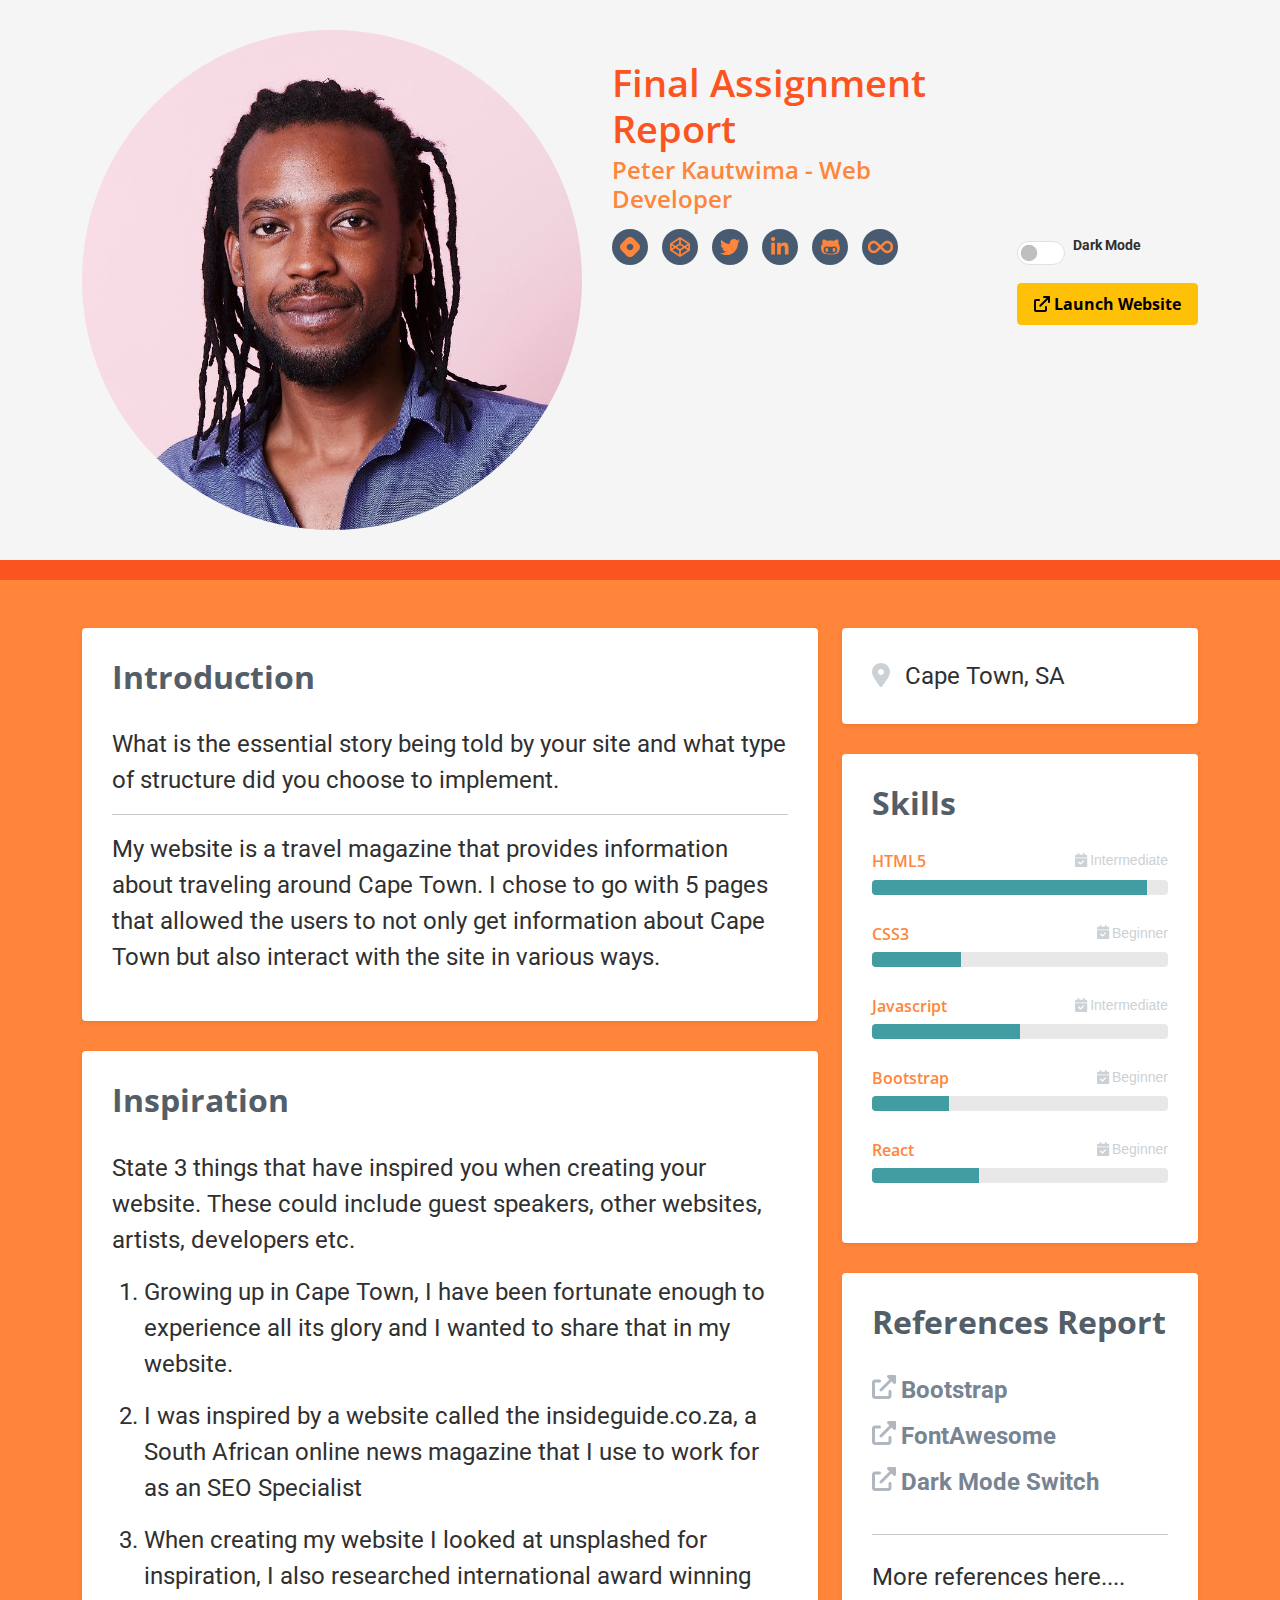
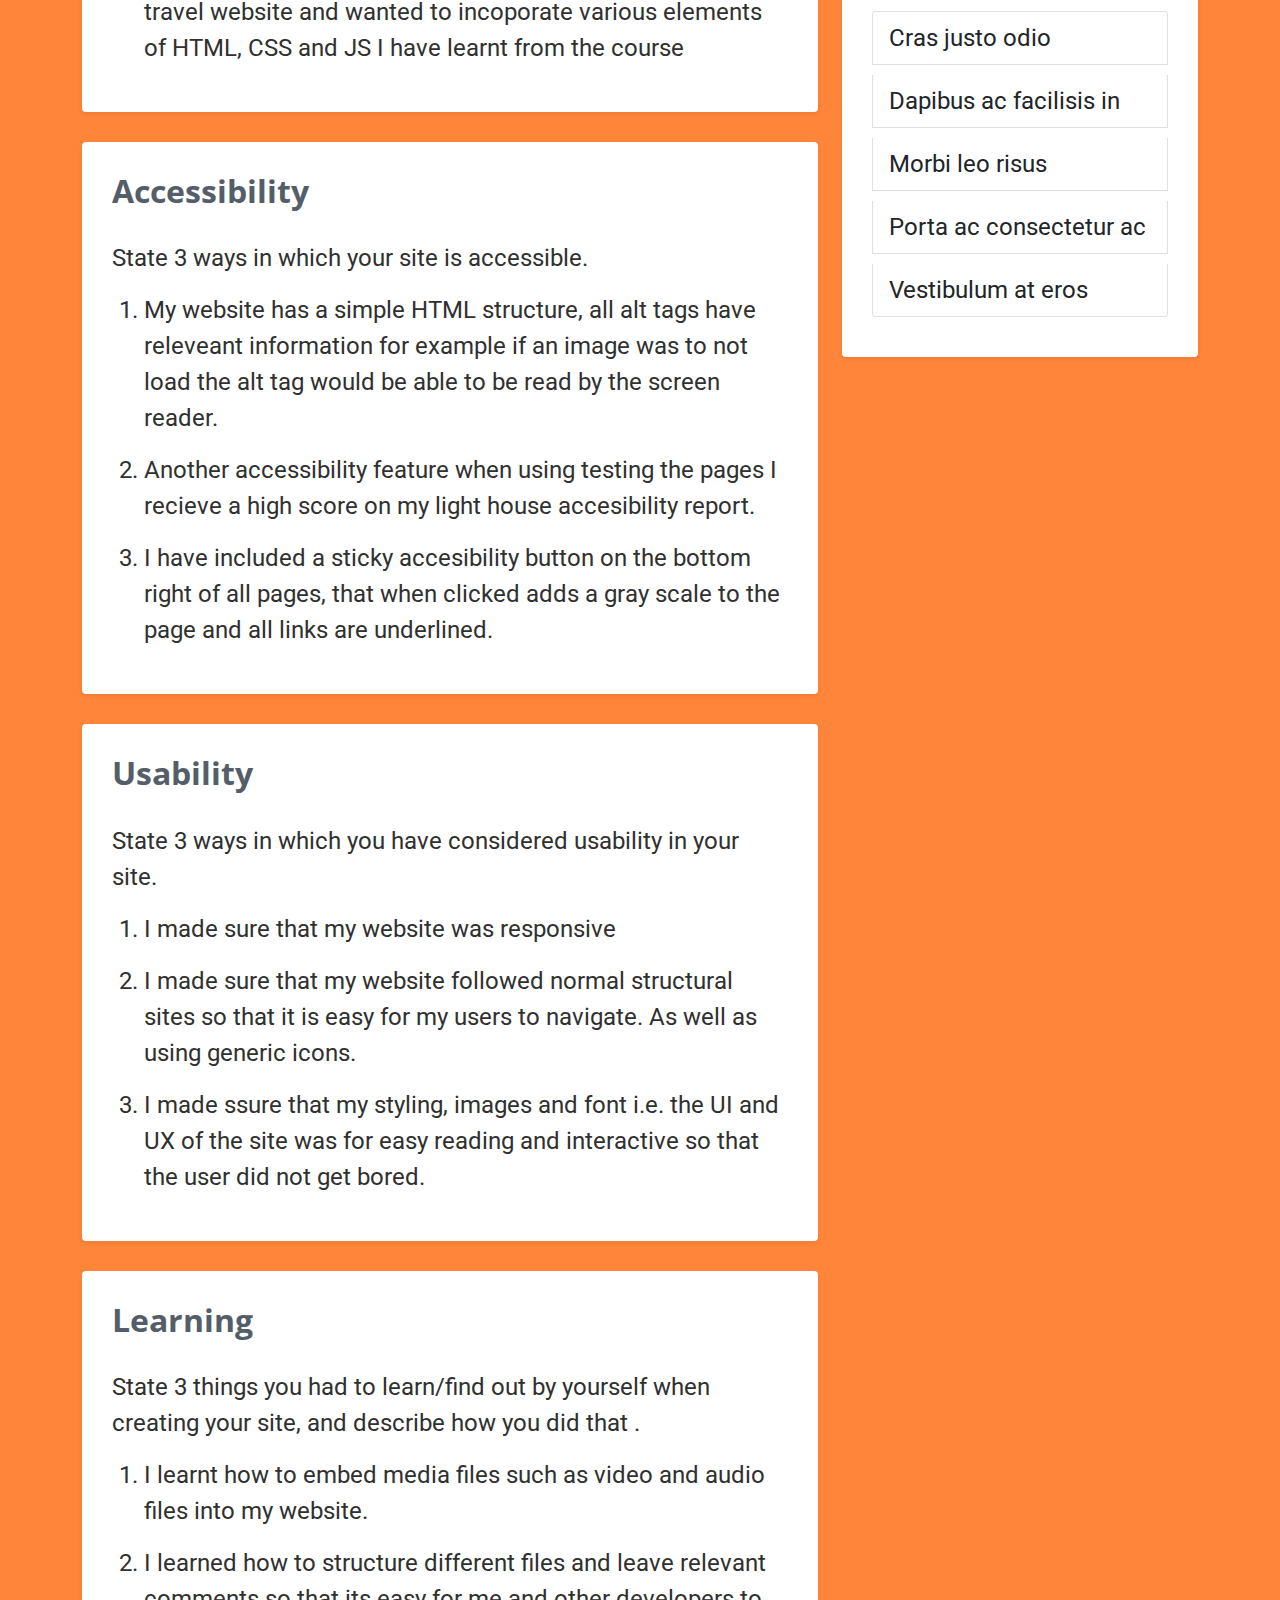
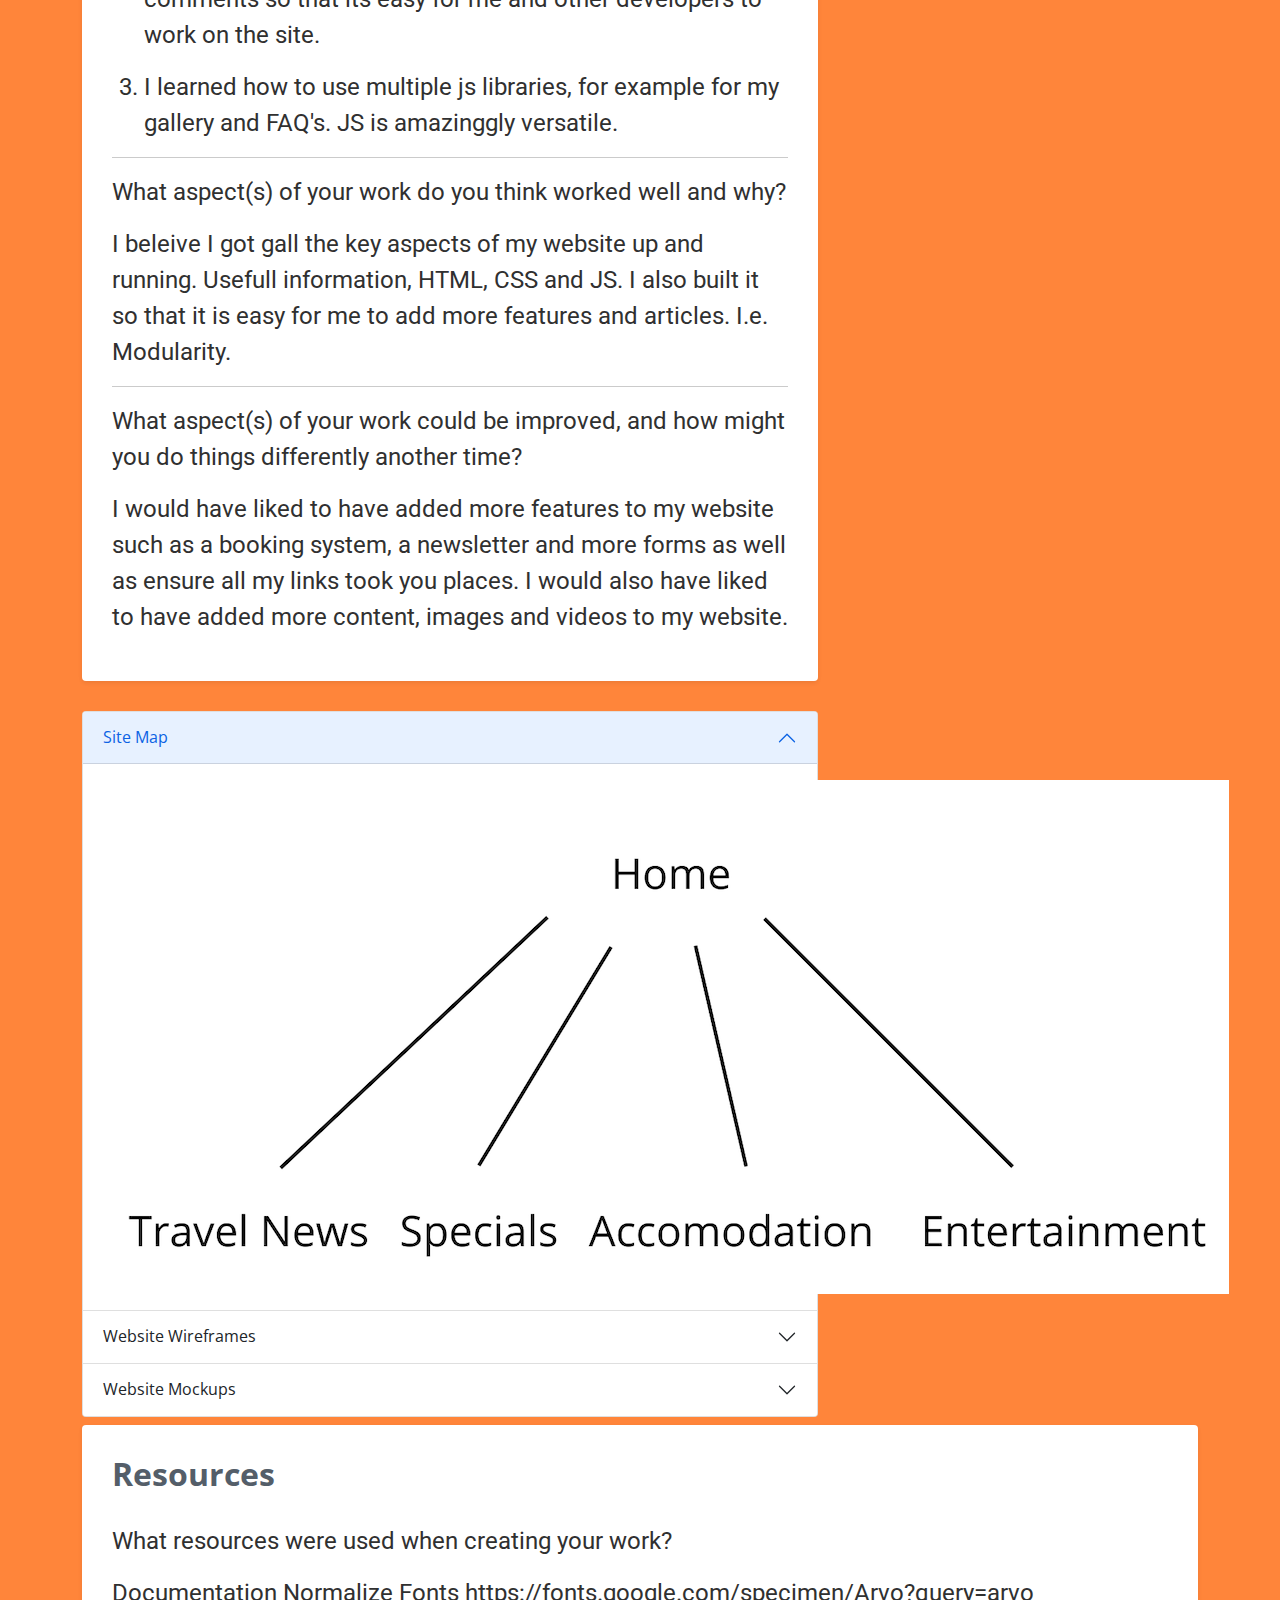
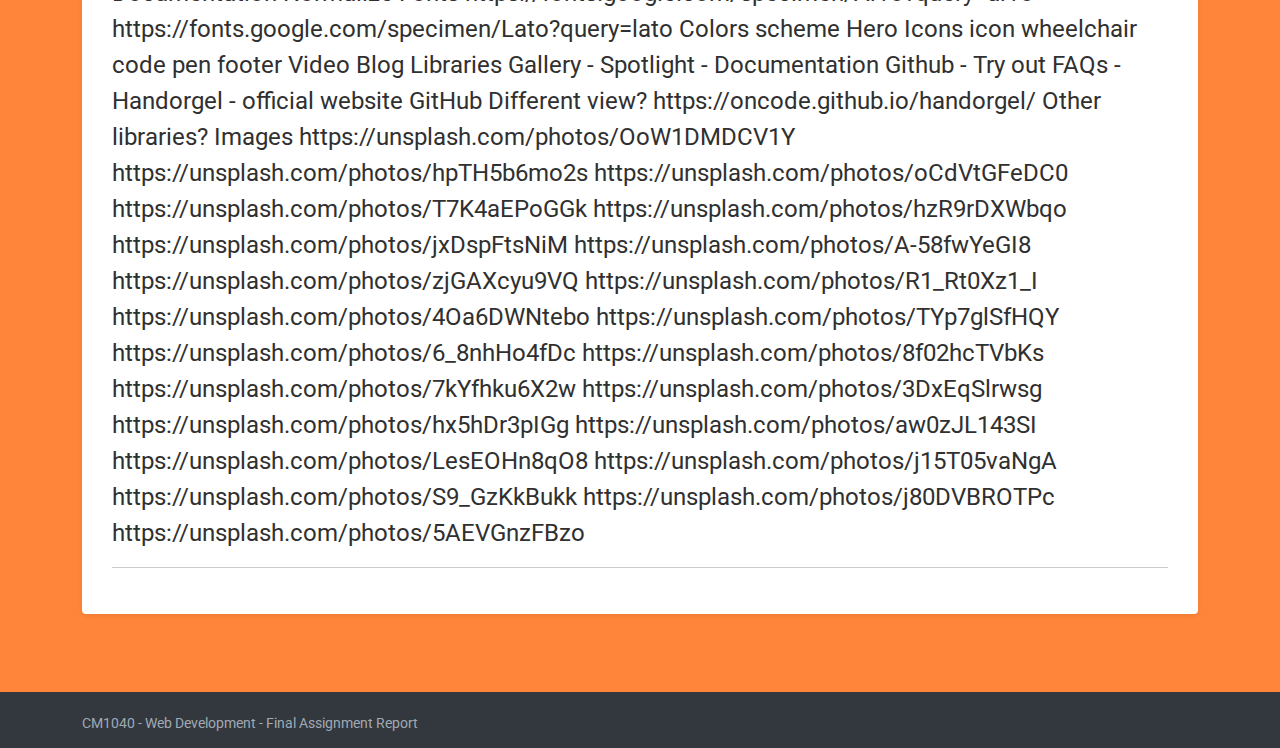
<file: report/index.html>
<!DOCTYPE html>
<html lang="en">
  <head>
    <title>Peter Kautwima report for CM1040 - Web Development</title>
    <!-- Meta -->
    <meta charset="utf-8" />
    <meta http-equiv="X-UA-Compatible" content="IE=edge" />
    <meta name="viewport" content="width=device-width, initial-scale=1.0" />
    <meta name="description" content="Bootstrap Report" />
    <meta name="author" content="Peter Kautwima" />

    <link rel="shortcut icon" href="favicon.ico" />
    <!-- FontAwesome JS -->
    <script defer src="./assets/fonts/fontawesome/js/all.js"></script>
    <!-- Global Bootdtrap CSS -->
    <link
      rel="stylesheet"
      href="./assets/plugins/bootstrap/css/bootstrap.min.css"
    />
    <!-- Custom Theme CSS -->
    <link rel="stylesheet" href="./assets/css/main.css" />
  </head>

  <body>
    <header class="header">
      <div class="container">
        <div class="row align-items-center">
          <div class="col">
            <img
              class="profile-image img-fluid float-start rounded-circle"
              src="./assets/img/profile.jpg"
              alt="profile image"
              sizes="100px"
            />
            <div class="profile-content">
              <h1 class="name">Final Assignment Report</h1>
              <h2 class="desc">Peter Kautwima - Web Developer</h2>
              <ul class="social list-inline">
                <li class="list-inline-item">
                  <a
                    href="https://hashnode.com/@pedbad"
                    aria-label="link to hashnode"
                    ><i class="fab fa-hashnode"></i
                  ></a>
                </li>
                <li class="list-inline-item last-item">
                  <a href="https://codepen.io/pedbad/projects/"
                    ><i class="fab fa-codepen"></i
                  ></a>
                </li>
                <li class="list-inline-item">
                  <a href="https://twitter.com/pedbad"
                    ><i class="fab fa-twitter"></i
                  ></a>
                </li>
                <li class="list-inline-item">
                  <a href="https://www.linkedin.com/in/badakhchani/"
                    ><i class="fab fa-linkedin-in"></i
                  ></a>
                </li>
                <li class="list-inline-item">
                  <a href="https://github.com/pedbad"
                    ><i class="fab fa-github-alt"></i
                  ></a>
                </li>
                <li class="list-inline-item">
                  <a
                    href="https://www.coursera.org/learn/uol-web-development/home/welcome"
                    ><i class="fa-solid fa-infinity"></i
                  ></a>
                </li>
              </ul>
            </div>

            <!-- eof profile-->
          </div>
          <!-- eof col-->
          <div class="col-12 col-md-auto">
            <div class="dark-mode-switch d-flex">
              <div class="form-check form-switch mx-auto mx-md-0">
                <input
                  type="checkbox"
                  class="form-check-input me-2"
                  id="darkSwitch"
                />
                <label class="custom-control-label" for="darkSwitch"
                  >Dark Mode</label
                >
              </div>
            </div>
            <!-- eof dark-mode-switch-->
            <a
              class="btn btn-warning"
              href="https://www.coursera.org/learn/uol-web-development/home/welcome"
              target="_blank"
              ><i class="fa-solid fa-arrow-up-right-from-square"></i> Launch
              Website</a
            >
          </div>
          <!-- eof col-->
        </div>
        <!-- eof row-->
      </div>
      <!-- eof container-->
    </header>
    <!-- eof header-->

    <main class="container sections-wrapper py-5">
      <div class="row">
        <div class="primary col-lg-8 col-12">
          <section id="intro" class="intro section">
            <div class="section-inner shadow-sm rounded">
              <h3 class="heading">Introduction</h3>
              <div class="content">
                <p>
                  What is the essential story being told by your site and what
                  type of structure did you choose to implement.
                </p>
                <hr />
                <p>
                  My website is a travel magazine that provides information
                  about traveling around Cape Town. I chose to go with 5 pages
                  that allowed the users to not only get information about Cape
                  Town but also interact with the site in various ways.
                </p>
              </div>
            </div>
          </section>

          <section id="inspiration" class="section">
            <div class="section-inner shadow-sm rounded">
              <h3 class="heading">Inspiration</h3>
              <div class="content">
                <p>
                  State 3 things that have inspired you when creating your
                  website. These could include guest speakers, other websites,
                  artists, developers etc.
                </p>
                <ol>
                  <li>
                    <p>
                      Growing up in Cape Town, I have been fortunate enough to
                      experience all its glory and I wanted to share that in my
                      website.
                    </p>
                  </li>
                  <li>
                    <p>
                      I was inspired by a website called the insideguide.co.za,
                      a South African online news magazine that I use to work
                      for as an SEO Specialist
                    </p>
                  </li>
                  <li>
                    <p>
                      When creating my website I looked at unsplashed for
                      inspiration, I also researched international award winning
                      travel website and wanted to incoporate various elements
                      of HTML, CSS and JS I have learnt from the course
                    </p>
                  </li>
                </ol>
              </div>
              <!-- eof content-->
            </div>
            <!-- eof section-inner-->
          </section>

          <section id="accessibility" class="section">
            <div class="section-inner shadow-sm rounded">
              <h3 class="heading">Accessibility</h3>
              <div class="content">
                <p>State 3 ways in which your site is accessible.</p>
                <ol>
                  <li>
                    <p>
                      My website has a simple HTML structure, all alt tags have
                      releveant information for example if an image was to not
                      load the alt tag would be able to be read by the screen
                      reader.
                    </p>
                  </li>
                  <li>
                    <p>
                      Another accessibility feature when using testing the pages
                      I recieve a high score on my light house accesibility
                      report.
                    </p>
                  </li>
                  <li>
                    <p>
                      I have included a sticky accesibility button on the bottom
                      right of all pages, that when clicked adds a gray scale to
                      the page and all links are underlined.
                    </p>
                  </li>
                </ol>
              </div>
              <!-- eof content-->
            </div>
            <!-- eof section-inner-->
          </section>

          <section id="usability" class="section">
            <div class="section-inner shadow-sm rounded">
              <h3 class="heading">Usability</h3>
              <div class="content">
                <p>
                  State 3 ways in which you have considered usability in your
                  site.
                </p>
                <ol>
                  <li>
                    <p>I made sure that my website was responsive</p>
                  </li>
                  <li>
                    <p>
                      I made sure that my website followed normal structural
                      sites so that it is easy for my users to navigate. As well
                      as using generic icons.
                    </p>
                  </li>
                  <li>
                    <p>
                      I made ssure that my styling, images and font i.e. the UI
                      and UX of the site was for easy reading and interactive so
                      that the user did not get bored.
                    </p>
                  </li>
                </ol>
              </div>
              <!-- eof content-->
            </div>
            <!-- eof section-inner-->
          </section>

  

          <section id="learning" class="section">
            <div class="section-inner shadow-sm rounded">
              <h3 class="heading">Learning</h3>
              <div class="content">
                <p>
                  State 3 things you had to learn/find out by yourself when
                  creating your site, and describe how you did that .
                </p>
                <ol>
                  <li>
                    <p>
                      I learnt how to embed media files such as video and audio
                      files into my website.
                    </p>
                  </li>
                  <li>
                    <p>
                      I learned how to structure different files and leave
                      relevant comments so that its easy for me and other
                      developers to work on the site.
                    </p>
                  </li>
                  <li>
                    <p>
                      I learned how to use multiple js libraries, for example
                      for my gallery and FAQ's. JS is amazinggly versatile.
                    </p>
                  </li>
                </ol>
                <hr />
                <p>
                  What aspect(s) of your work do you think worked well and why?
                </p>
                <p>
                  I beleive I got gall the key aspects of my website up and
                  running. Usefull information, HTML, CSS and JS. I also built
                  it so that it is easy for me to add more features and
                  articles. I.e. Modularity.
                </p>
                <hr />
                <p>
                  What aspect(s) of your work could be improved, and how might
                  you do things differently another time?
                </p>
                <p>
                  I would have liked to have added more features to my website
                  such as a booking system, a newsletter and more forms as well as ensure all my links took you places. I would
                  also have liked to have added more content, images and videos to my
                  website.
              </div>
              <!-- eof content-->
            </div>
            <!-- eof section-inner-->
          </section>


          <section>
            <div class="accordion" id="accordionExample">
              <div class="accordion-item">
                <h2 class="accordion-header" id="headingOne">
                  <button
                    class="accordion-button"
                    type="button"
                    data-bs-toggle="collapse"
                    data-bs-target="#collapseOne"
                    aria-expanded="true"
                    aria-controls="collapseOne"
                  >
                    Site Map
                  </button>
                </h2>
                <div
                  id="collapseOne"
                  class="accordion-collapse collapse show"
                  aria-labelledby="headingOne"
                  data-bs-parent="#accordionExample"
                >
                  <div class="accordion-body">
                    <div class="row">
                      <div class="col">
                        <img
                          src="assets/img/appendix/site-map.png"
                          alt="sitemap example"
                        />
                      </div>
                      
                    </div>
                  </div>
                </div>
              </div>
              <div class="accordion-item">
                <h2 class="accordion-header" id="headingTwo">
                  <button
                    class="accordion-button collapsed"
                    type="button"
                    data-bs-toggle="collapse"
                    data-bs-target="#collapseTwo"
                    aria-expanded="false"
                    aria-controls="collapseTwo"
                  >
                    Website Wireframes
                  </button>
                </h2>
                <div
                  id="collapseTwo"
                  class="accordion-collapse collapse"
                  aria-labelledby="headingTwo"
                  data-bs-parent="#accordionExample"
                >
                  <div class="accordion-body">
                    <img
                      src="assets/img/appendix/wireframe.png"
                      class="img-fluid"
                      alt="wireframe example"
                    />
                  </div>
                </div>
              </div>
              <div class="accordion-item">
                <h2 class="accordion-header" id="headingThree">
                  <button
                    class="accordion-button collapsed"
                    type="button"
                    data-bs-toggle="collapse"
                    data-bs-target="#collapseThree"
                    aria-expanded="false"
                    aria-controls="collapseThree"
                  >
                    Website Mockups
                  </button>
                </h2>
                <div
                  id="collapseThree"
                  class="accordion-collapse collapse"
                  aria-labelledby="headingThree"
                  data-bs-parent="#accordionExample"
                >
                  <div class="accordion-body">
                    <img
                      src="assets/img/appendix/mock-ups.png"
                      class="img-fluid"
                      alt="mockup example"
                    />
                  </div>
                </div>
              </div>
            </div>
          </section>


        </div>
        <!-- eof primary-->
        <div class="secondary col-lg-4 col-12">
          <aside class="info aside section">
            <div class="section-inner shadow-sm rounded">
              <h3 class="heading sr-only">Link to my project</h3>
              <div class="content">
                <ul class="list-unstyled">
                  <li>
                    <i class="fas fa-map-marker-alt"></i
                    ><span class="sr-only">Location:</span>Cape Town, SA
                  </li>
                </ul>
              </div>
              <!-- eof content-->
            </div>
            <!-- eof section-inner-->
          </aside>
          <!-- eof aside-->

          <aside class="skills aside section">
            <div class="section-inner shadow-sm rounded">
              <h3 class="heading">Skills</h3>
              <div class="content">
                <div class="skillset">
                  <div class="item">
                    <h4 class="level-title">
                      HTML5<span
                        class="level-label"
                        data-bs-toggle="tooltip"
                        data-bs-placement="left"
                        title="You can use the tooltip to explain more about your skill level..."
                        ><i class="fa-solid fa-calendar-check"></i
                        >Intermediate</span
                      >
                    </h4>
                    <div class="level-bar progress">
                      <div
                        class="progress-bar level-bar-inner"
                        role="progressbar"
                        style="width: 93%"
                        aria-valuenow="93"
                        aria-valuemin="0"
                        aria-valuemax="96"
                      ></div>
                    </div>
                    <!-- eof level-bar-->
                  </div>
                  <!-- eof item-->

                  <div class="item">
                    <h4 class="level-title">
                      CSS3<span
                        class="level-label"
                        data-bs-toggle="tooltip"
                        data-bs-placement="left"
                        title="You can use the tooltip to explain more about your skill level..."
                        ><i class="fa-solid fa-calendar-check"></i
                        >Beginner</span
                      >
                    </h4>
                    <div class="level-bar progress">
                      <div
                        class="progress-bar level-bar-inner"
                        role="progressbar"
                        style="width: 30%"
                        aria-valuenow="93"
                        aria-valuemin="0"
                        aria-valuemax="96"
                      ></div>
                    </div>
                    <!-- eof level-bar-->
                  </div>
                  <!-- eof item-->

                  <div class="item">
                    <h4 class="level-title">
                      Javascript<span
                        class="level-label"
                        data-bs-toggle="tooltip"
                        data-bs-placement="left"
                        title="You can use the tooltip to explain more about your skill level..."
                        ><i class="fa-solid fa-calendar-check"></i
                        >Intermediate</span
                      >
                    </h4>
                    <div class="level-bar progress">
                      <div
                        class="progress-bar level-bar-inner"
                        role="progressbar"
                        style="width: 50%"
                        aria-valuenow="94"
                        aria-valuemin="0"
                        aria-valuemax="94"
                      ></div>
                    </div>
                    <!-- eof level-bar-->
                  </div>
                  <!-- eof item-->

                  <div class="item">
                    <h4 class="level-title">
                      Bootstrap<span
                        class="level-label"
                        data-bs-toggle="tooltip"
                        data-placement="left"
                        title="You can use the tooltip to explain more about your skill level..."
                        ><i class="fa-solid fa-calendar-check"></i
                        >Beginner</span
                      >
                    </h4>
                    <div class="level-bar progress">
                      <div
                        class="progress-bar level-bar-inner"
                        role="progressbar"
                        style="width: 26%"
                        aria-valuenow="86"
                        aria-valuemin="0"
                        aria-valuemax="96"
                      ></div>
                    </div>
                    <!-- eof level-bar-->
                  </div>
                  <!-- eof item-->

                  <div class="item">
                    <h4 class="level-title">
                      React<span
                        class="level-label"
                        data-bs-toggle="tooltip"
                        data-placement="left"
                        title="You can use the tooltip to explain more about your skill level..."
                        ><i class="fa-solid fa-calendar-check"></i
                        >Beginner</span
                      >
                    </h4>
                    <div class="level-bar progress">
                      <div
                        class="progress-bar level-bar-inner"
                        role="progressbar"
                        style="width: 36%"
                        aria-valuenow="86"
                        aria-valuemin="0"
                        aria-valuemax="96"
                      ></div>
                    </div>
                    <!-- eof level-bar-->
                  </div>
                  <!-- eof item-->
                </div>
              </div>
              <!-- eof content-->
            </div>
            <!-- eof section-inner-->
          </aside>
          <!-- eof section-->

          <aside class="references aside section">
            <div class="section-inner shadow-sm rounded">
              <h2 class="heading">References Report</h2>
              <div class="content">
                <ul class="list-unstyled pb-2">
                  <li>
                    <a href="https://getbootstrap.com/" target="_blank"
                      ><i class="fas fa-external-link-alt"></i>Bootstrap</a
                    >
                  </li>
                  <li>
                    <a href="https://fontawesome.com" target="_blank"
                      ><i class="fas fa-external-link-alt"></i>FontAwesome</a
                    >
                  </li>
                  <li>
                    <a href="https://github.com/coliff/dark-mode-switch"
                      ><i class="fas fa-external-link-alt"></i>Dark Mode
                      Switch</a
                    >
                  </li>
                </ul>
                <hr />
                <p class="pt-2">More references here....</p>
                <ul class="list-group">
                  <li class="list-group-item">Cras justo odio</li>
                  <li class="list-group-item">Dapibus ac facilisis in</li>
                  <li class="list-group-item">Morbi leo risus</li>
                  <li class="list-group-item">Porta ac consectetur ac</li>
                  <li class="list-group-item">Vestibulum at eros</li>
                </ul>
              </div>
              <!-- eof content-->
            </div>
            <!-- eof section-inner-->
          </aside>
          <!-- eof section-->
        </div>
        <!-- eof secondary-->
      </div>
      <!-- eof row-->

  
      <section id="resources" class="intro section mt-2">
        <div class="section-inner shadow-sm rounded">
          <h3 class="heading">Resources</h3>
          <div class="content">
            <p>What resources were used when creating your work?</p>
            <p>Documentation
              Normalize
              Fonts
              https://fonts.google.com/specimen/Arvo?query=arvo
              https://fonts.google.com/specimen/Lato?query=lato
              Colors scheme
              Hero Icons
              icon wheelchair
              code pen footer
              Video Blog
              Libraries 
              Gallery - Spotlight - Documentation Github - Try out 
              FAQs - Handorgel - official website 
              GitHub
              Different view? https://oncode.github.io/handorgel/
              Other libraries? 
              
              Images
              https://unsplash.com/photos/OoW1DMDCV1Y
              https://unsplash.com/photos/hpTH5b6mo2s
              https://unsplash.com/photos/oCdVtGFeDC0
              https://unsplash.com/photos/T7K4aEPoGGk
              https://unsplash.com/photos/hzR9rDXWbqo
              https://unsplash.com/photos/jxDspFtsNiM
              https://unsplash.com/photos/A-58fwYeGI8
              https://unsplash.com/photos/zjGAXcyu9VQ
              https://unsplash.com/photos/R1_Rt0Xz1_I
              https://unsplash.com/photos/4Oa6DWNtebo
              https://unsplash.com/photos/TYp7glSfHQY
              https://unsplash.com/photos/6_8nhHo4fDc
              https://unsplash.com/photos/8f02hcTVbKs
              https://unsplash.com/photos/7kYfhku6X2w
              https://unsplash.com/photos/3DxEqSlrwsg
              https://unsplash.com/photos/hx5hDr3pIGg
              https://unsplash.com/photos/aw0zJL143SI
              https://unsplash.com/photos/LesEOHn8qO8
              https://unsplash.com/photos/j15T05vaNgA
              https://unsplash.com/photos/S9_GzKkBukk
              https://unsplash.com/photos/j80DVBROTPc
              https://unsplash.com/photos/5AEVGnzFBzo
              </p>
            <hr />
          </div>
        </div>
      </section>
    </main>

    <footer class="footer">
      <div class="container">
        <small class="copyright">
          CM1040 - Web Development - Final Assignment Report</small
        >
      </div>
    </footer>

    <!-- Javascript -->
    <script src="./assets/plugins/popper.min.js"></script>
    <script src="./assets/plugins/bootstrap/js/bootstrap.min.js"></script>
    <script src="./assets/plugins/dark-mode-switch/dark-mode-switch.min.js"></script>

    <!-- app js -->
    <script src="./assets/js/main.js"></script>
  </body>
</html>
</file>
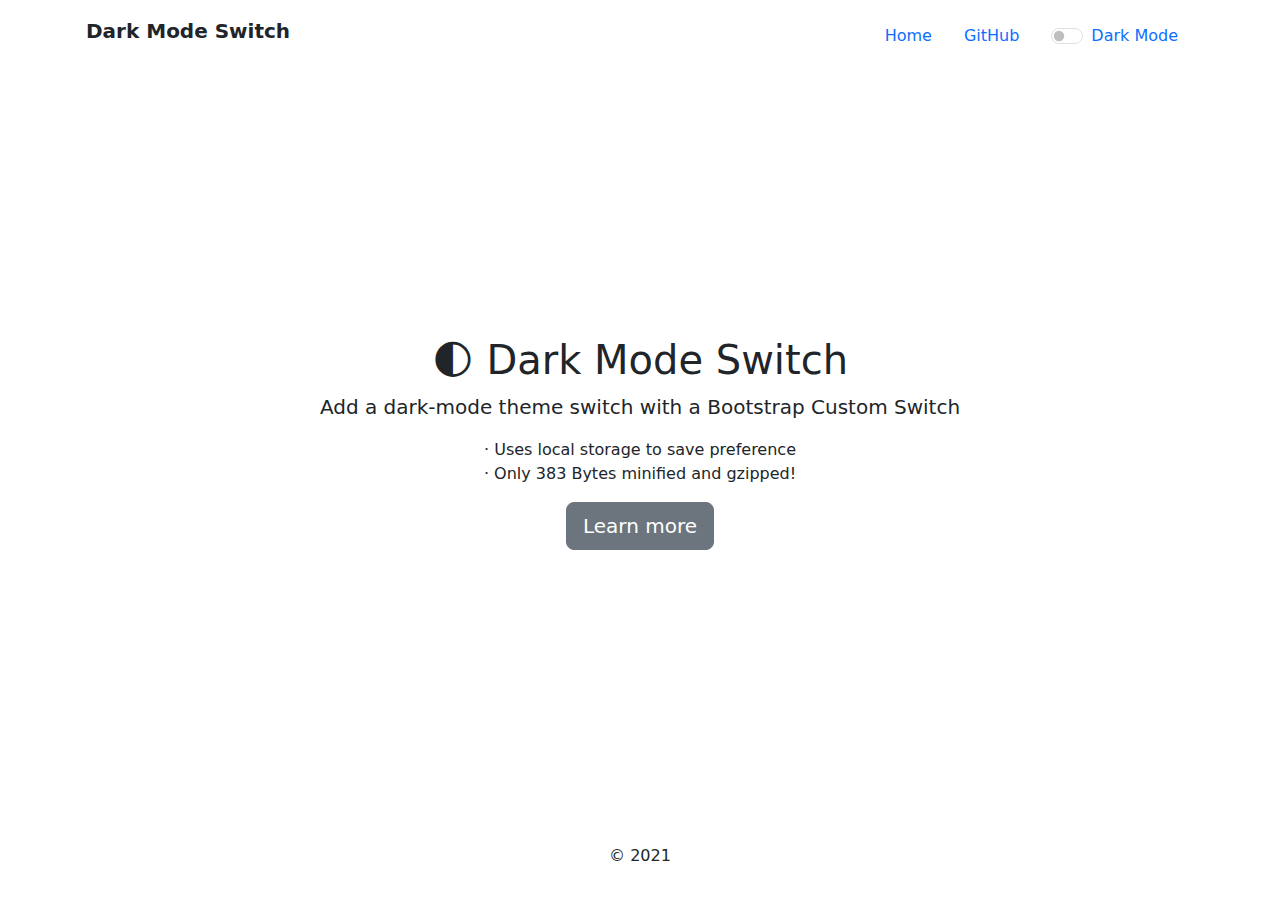
<file: report/assets/plugins/dark-mode-switch/index.html>
<!doctype html>
<html lang="en" class="h-100">

<head>
  <meta charset="utf-8">
  <meta http-equiv="x-ua-compatible" content="ie=edge">
  <meta name="viewport" content="width=device-width, initial-scale=1">
  <title>Dark Mode Switch</title>
  <meta name="description" content="Add a dark-mode theme toggle with a Bootstrap Custom Switch">

  <link rel="icon"
    href="data:image/svg+xml,<svg xmlns=%22http://www.w3.org/2000/svg%22 viewBox=%220 0 100 100%22><text y=%22.9em%22 font-size=%2280%22>🌓</text></svg>">
  
  <meta property="og:site_name" content="GitHub">
  <meta property="og:image"
    content="https://repository-images.githubusercontent.com/194995309/38db8f80-9db7-11e9-998f-43f2a26d9e0b">
  <meta property="og:title" content="dark-mode-switch">
  <meta property="og:description" content="Add a dark-mode theme toggle with a Bootstrap Custom Switch">
  <meta property="og:url" content="https://coliff.github.io/dark-mode-switch/">
  <link rel="author" href="https://christianoliff.com/">
  <meta name="twitter:creator" content="@christianoliff">
  <meta name="monetization" content="$ilp.uphold.com/Epqzn3YGr2MB">

  <link rel="stylesheet" href="https://cdn.jsdelivr.net/npm/bootstrap@5/dist/css/bootstrap.min.css">

  <!-- IE 11 polyfill for CSS and Custom Properties -->
  <script
    nomodule>window.MSInputMethodContext && document.documentMode && document.write('<link rel="stylesheet" href="https://cdn.jsdelivr.net/npm/bootstrap-ie11@5/css/bootstrap-ie11.min.css"><script src="https://cdn.jsdelivr.net/npm/ie11-custom-properties@4/ie11CustomProperties.min.js"><\/script>');</script>

  <link rel="stylesheet" href="dark-mode.css">

</head>

<body class="bg-white text-center d-flex h-100">

  <div class="container d-flex p-3 mx-auto w-100 flex-column">
    <header class="mb-auto">
      <div class="float-md-start fw-bold fs-5">Dark Mode Switch</div>
      <nav class="nav justify-content-center float-md-end">
        <a class="nav-link active" href="https://coliff.github.io/dark-mode-switch/">Home</a>
        <a class="nav-link" href="https://github.com/coliff/dark-mode-switch" target="_blank">GitHub</a>
        <div class="nav-link">

          <div class="form-check form-switch">
            <input type="checkbox" class="form-check-input" id="darkSwitch">
            <label class="custom-control-label" for="darkSwitch">Dark Mode</label>
          </div>
          <script src="dark-mode-switch.min.js"></script>

        </div>
      </nav>
    </header>

    <main role="main">
      <h1>🌓 Dark Mode Switch</h1>
      <p class="lead">Add a dark-mode theme switch with a Bootstrap Custom Switch</p>
      <ul class="list-unstyled">
        <li>&middot; Uses local storage to save preference</li>
        <li>&middot; Only 383 Bytes minified and gzipped!</li>
      </ul>
      <p>
        <a href="https://github.com/coliff/dark-mode-switch" target="_blank" rel="noopener"
          class="btn btn-lg btn-secondary">
          Learn more
        </a>
      </p>
    </main>

    <footer class="mt-auto">
      <p>&copy; 2021</p>
    </footer>

  </div>
</body>

</html>
</file>
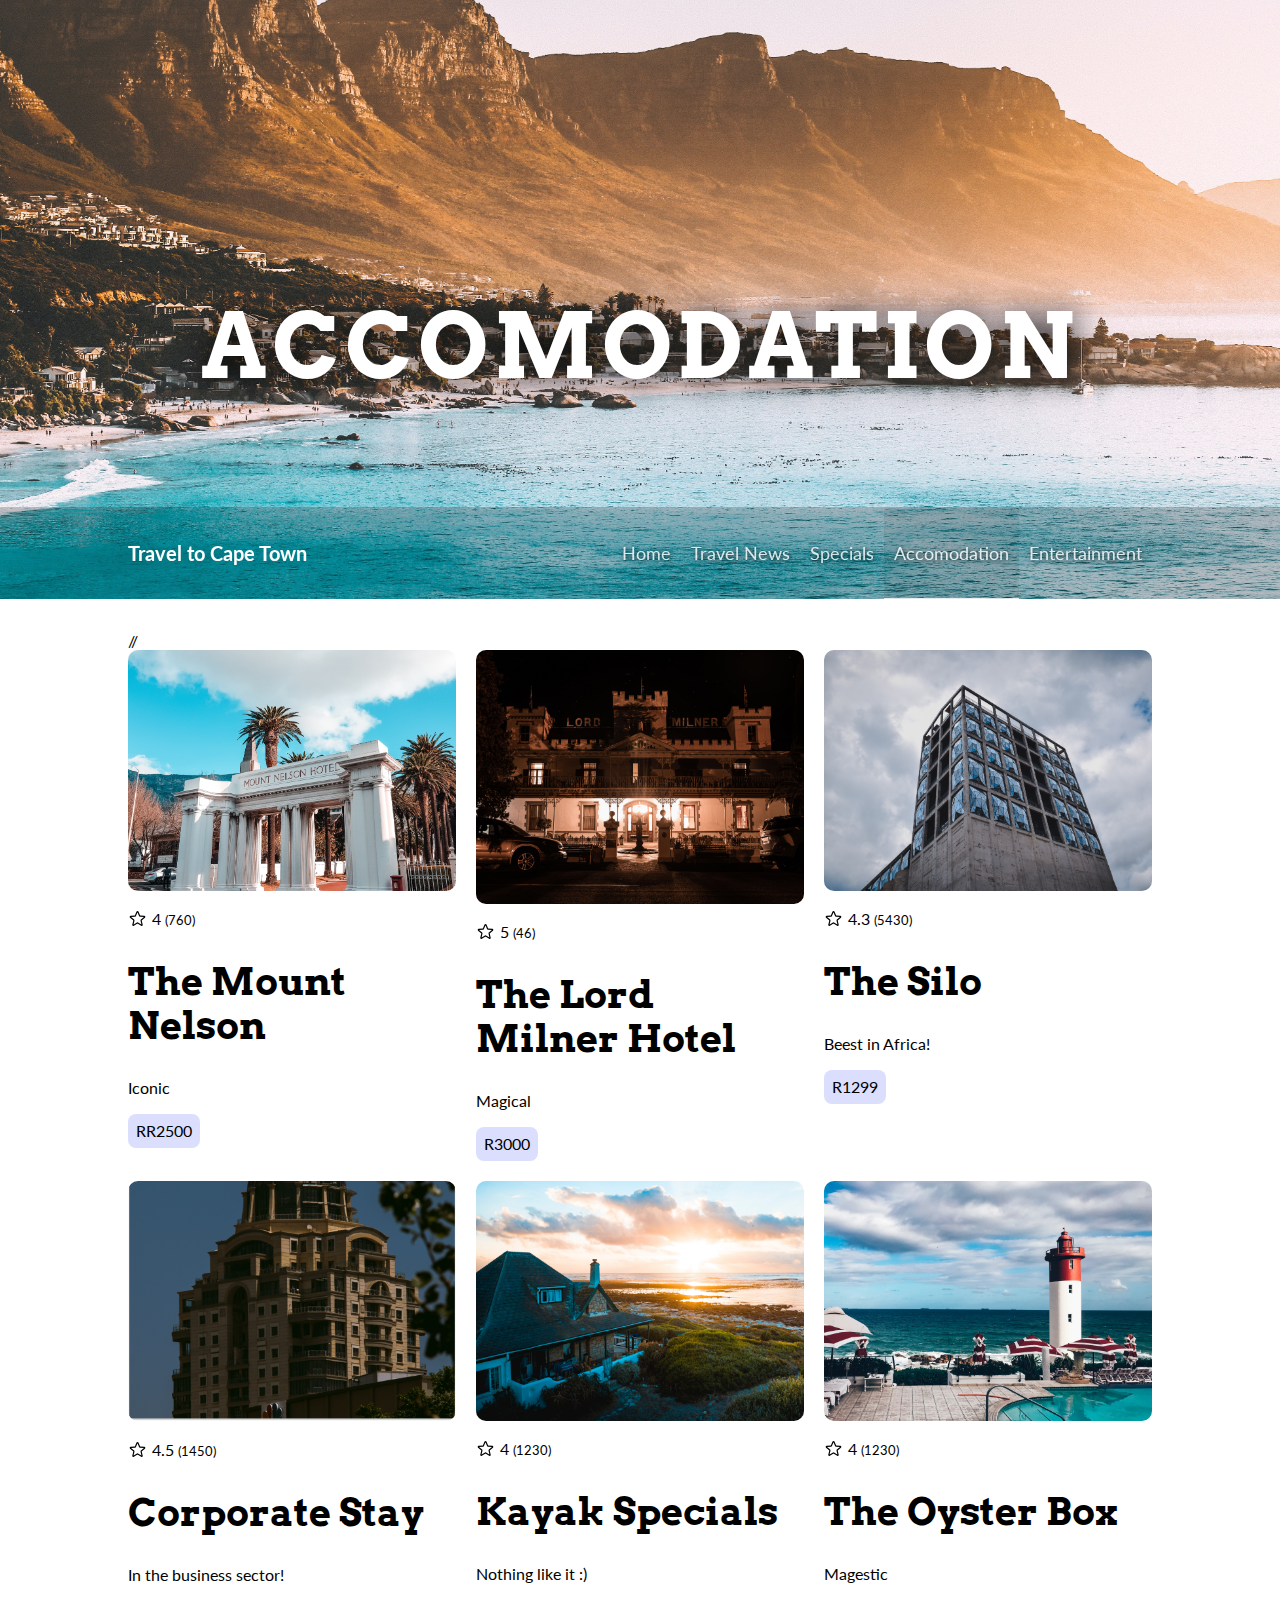
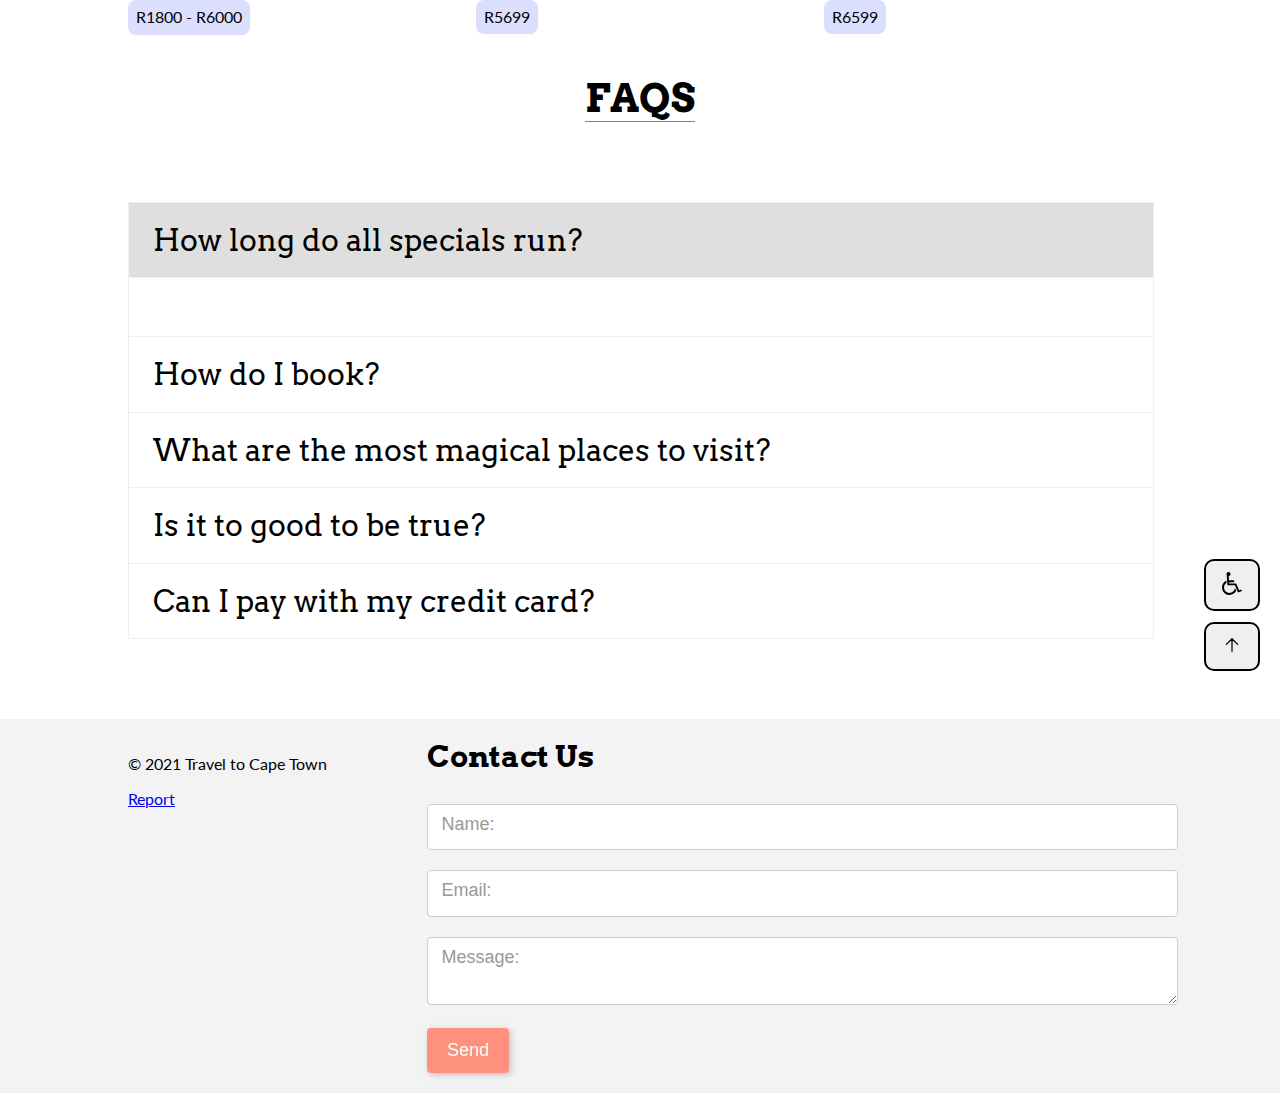
<file: accomodation.html>
<!DOCTYPE html>
<html lang="en">
  <head>
    <meta charset="UTF-8" />
    <meta http-equiv="X-UA-Compatible" content="IE=edge" />
    <meta name="viewport" content="width=device-width, initial-scale=1.0" />
    <link rel="stylesheet" href="normalize.css" />
    <link rel="stylesheet" href="styles.css" />
    <link rel="stylesheet" href="specials.css" />
    <link rel="stylesheet" href="./styles/components.css" />
    <link rel="stylesheet" href="./styles/handorgel.min.css" />
    <!-- Spotlight Lib -->
    <link rel="stylesheet" href="./styles/spotlight.min.css" />
    <!-- End Spotlight Lib -->

    <title>Travel to Cape Town | Accomodation</title>
  </head>
  <body>
    <!-- Header -->
    <header id="primary-header">
      <div>
        <strong>Travel to Cape Town</strong>
        <button class="toggle-mobile-nav">
          <img src="./icons/mobile-menu.svg" alt="Toggle mobile menu" />
        </button>
        <nav id="primary-nav">
          <ul>
            <li><a href="index.html">Home</a></li>
            <li><a href="blog.html">Travel News</a></li>
            <li><a href="specials.html">Specials</a></li>
            <li class="active"><a href="accomodation.html">Accomodation</a></li>
            <li><a href="entertainment.html">Entertainment</a></li>
          </ul>
        </nav>
      </div>
      <h1>Accomodation</h1>
    </header>

    <main>
      // <!-- Accomodation around Cape Town with ratings-->
      <div class="specials-list">
        <div class="special">
          <img src="./images/mount-nelson.png" alt="Flight Specials" />
          <span class="rating">4 <small>(760)</small></span>
          <h2>The Mount Nelson</h2>
          <p>Iconic</p>
          <button class="label">RR2500</button>
        </div>
        <div class="special">
          <img src="./images/lord-milner.png" alt="Flight Specials" />
          <span class="rating">5 <small>(46)</small></span>
          <h2>The Lord Milner Hotel</h2>
          <p>Magical</p>
          <button class="label">R3000</button>
        </div>
        <div class="special">
          <img src="./images/the-silo.png" alt="Flight Specials" />
          <span class="rating">4.3 <small>(5430)</small></span>
          <h2>The Silo</h2>
          <p>Beest in Africa!</p>
          <button class="label">R1299</button>
        </div>
        <div class="special">
          <img src="./images/sandton.png" alt="Flight Specials" />
          <span class="rating">4.5 <small>(1450)</small></span>
          <h2>Corporate Stay</h2>
          <p>In the business sector!</p>
          <button class="label">R1800 - R6000</button>
        </div>
        <div class="special">
          <img src="./images/outside-cape-town.png" alt="Flight Specials" />
          <span class="rating">4 <small>(1230)</small></span>
          <h2>Kayak Specials</h2>
          <p>Nothing like it :)</p>
          <button class="label">R5699</button>
        </div>
        <div class="special">
          <img src="./images/oyster-box.png" alt="Flight Specials" />
          <span class="rating">4 <small>(1230)</small></span>
          <h2>The Oyster Box</h2>
          <p>Magestic</p>
          <button class="label">R6599</button>
        </div>
      </div>

      <!-- FAQ's -->
      <div class="text-center">
        <h3 class="stylized-heading">FAQs</h3>
      </div>

      <!-- Question 1 -->
      <div class="handorgel">
        <h3 class="handorgel__header">
          <button class="handorgel__header__button" autofocus>
            How long do all specials run?
          </button>
        </h3>
        <div class="handorgel__content" data-open>
          <div class="handorgel__content__inner">
            Specials end November 29th!
          </div>
        </div>

        <!-- Question 2 -->
        <h3 class="handorgel__header">
          <button class="handorgel__header__button">How do I book?</button>
        </h3>
        <div class="handorgel__content">
          <div class="handorgel__content__inner">
            Email info@traveltocapetown.com
          </div>
        </div>

        <!-- Question 3 -->
        <h3 class="handorgel__header">
          <button class="handorgel__header__button">
            What are the most magical places to visit?
          </button>
        </h3>
        <div class="handorgel__content">
          <div class="handorgel__content__inner">
            Table Mountain, Kirstenbosch Botanical Gardens, Cape Point, Robben
            Island, and the V&A Waterfront.
          </div>
        </div>

        <!-- Question 4 -->
        <h3 class="handorgel__header">
          <button class="handorgel__header__button">
            Is it to good to be true?
          </button>
        </h3>
        <div class="handorgel__content">
          <div class="handorgel__content__inner">Nope we got you!.</div>
        </div>

        <!-- Question 5 -->
        <h3 class="handorgel__header">
          <button class="handorgel__header__button">
            Can I pay with my credit card?
          </button>
        </h3>
        <div class="handorgel__content">
          <div class="handorgel__content__inner">You bet you!</div>
        </div>
      </div>
    </main>

         <!-- Footer -->
         <footer id="primary-footer">
          <div>
            <div>
              <p>© 2021 Travel to Cape Town</p>
              <a href="/report/index.html">Report</a>
            </div>
    
            <!-- Contact form -->
            <section id="contact">
              <h3>Contact Us</h3>
              <div class="contact-form-wrapper">
                <form>
                  <div class="form-item">
                    <input type="text" name="sender" required />
                    <label>Name:</label>
                  </div>
                  <div class="form-item">
                    <input type="text" name="email" required />
                    <label>Email:</label>
                  </div>
                  <div class="form-item">
                    <textarea class="" name="message" required></textarea>
                    <label>Message:</label>
                  </div>
                  <button class="submit-btn">Send</button>
                </form>
              </div>
            </section>
          </div>
        </footer>

    <script src="./scripts/spotlight.min.js"></script>
    <script src="./scripts/handorgel.min.js"></script>
    <script src="./scripts/main.js"></script>
  </body>
</html>
</file>
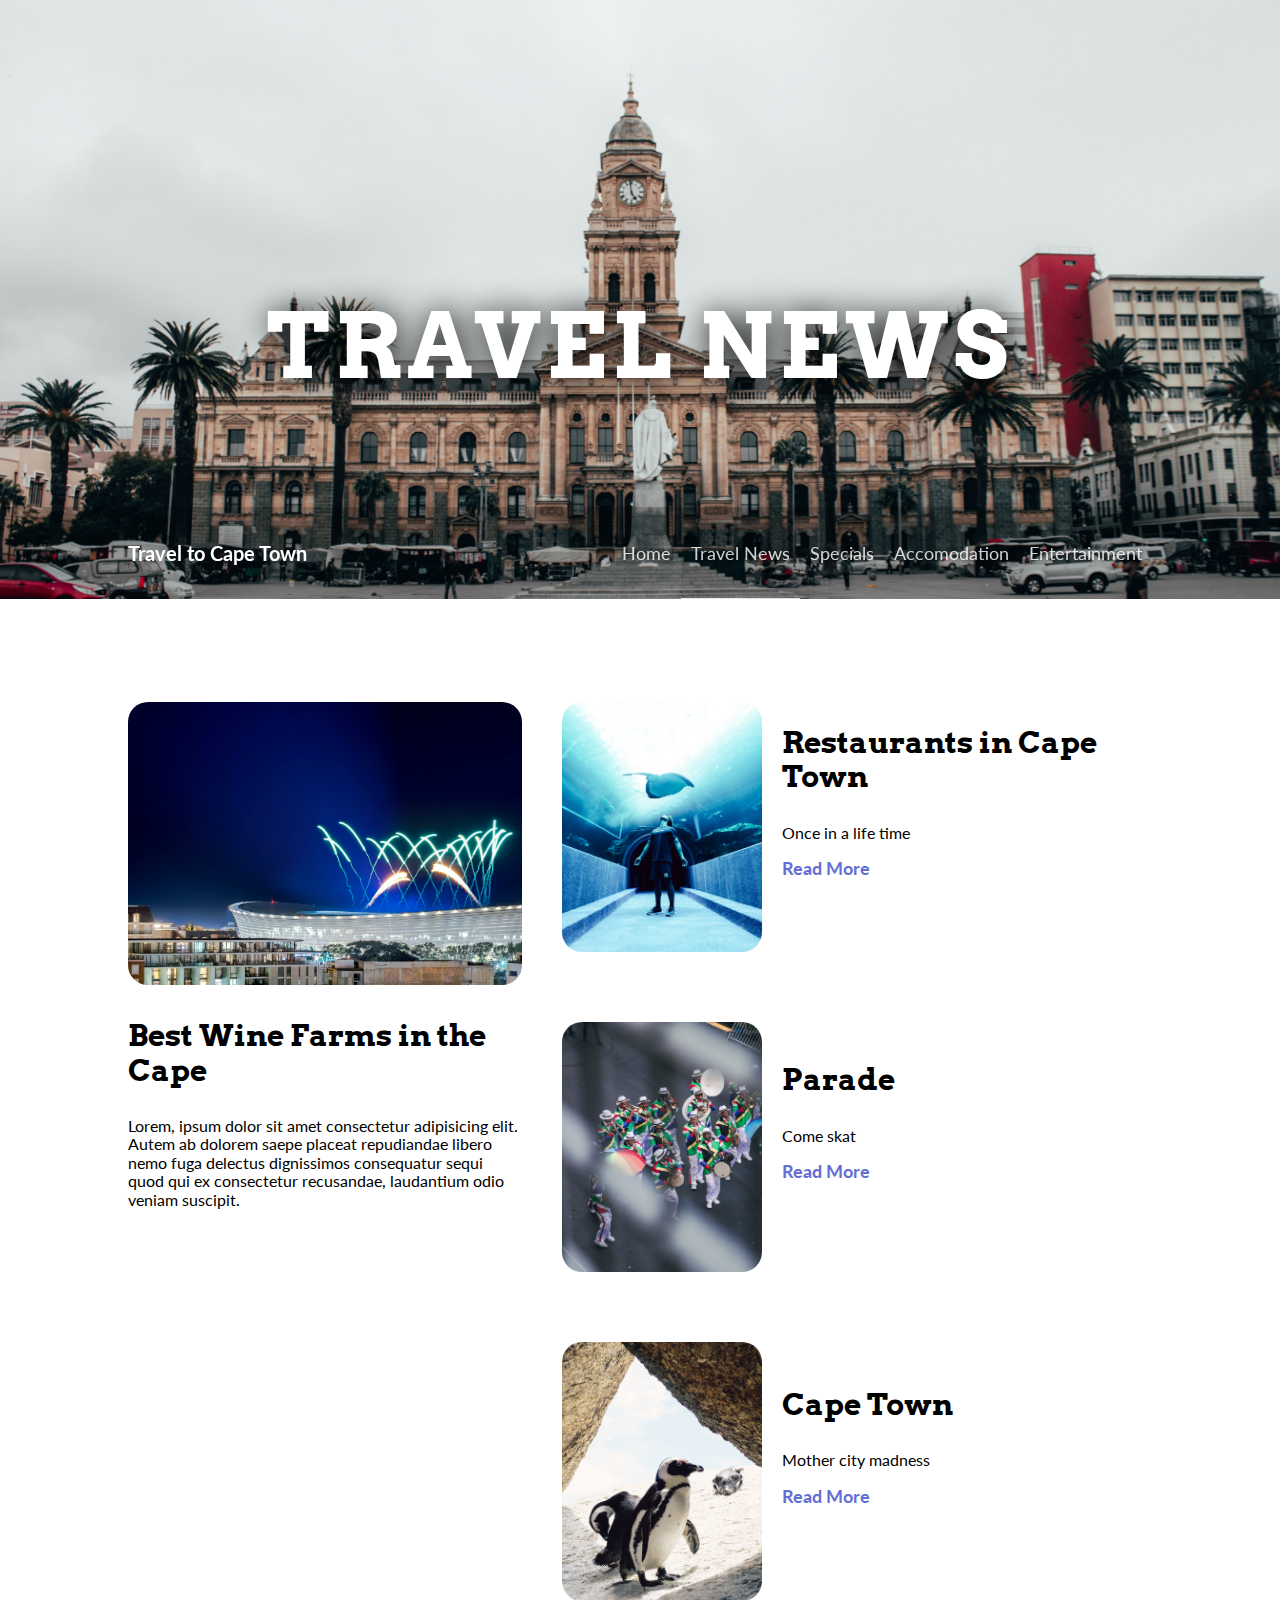
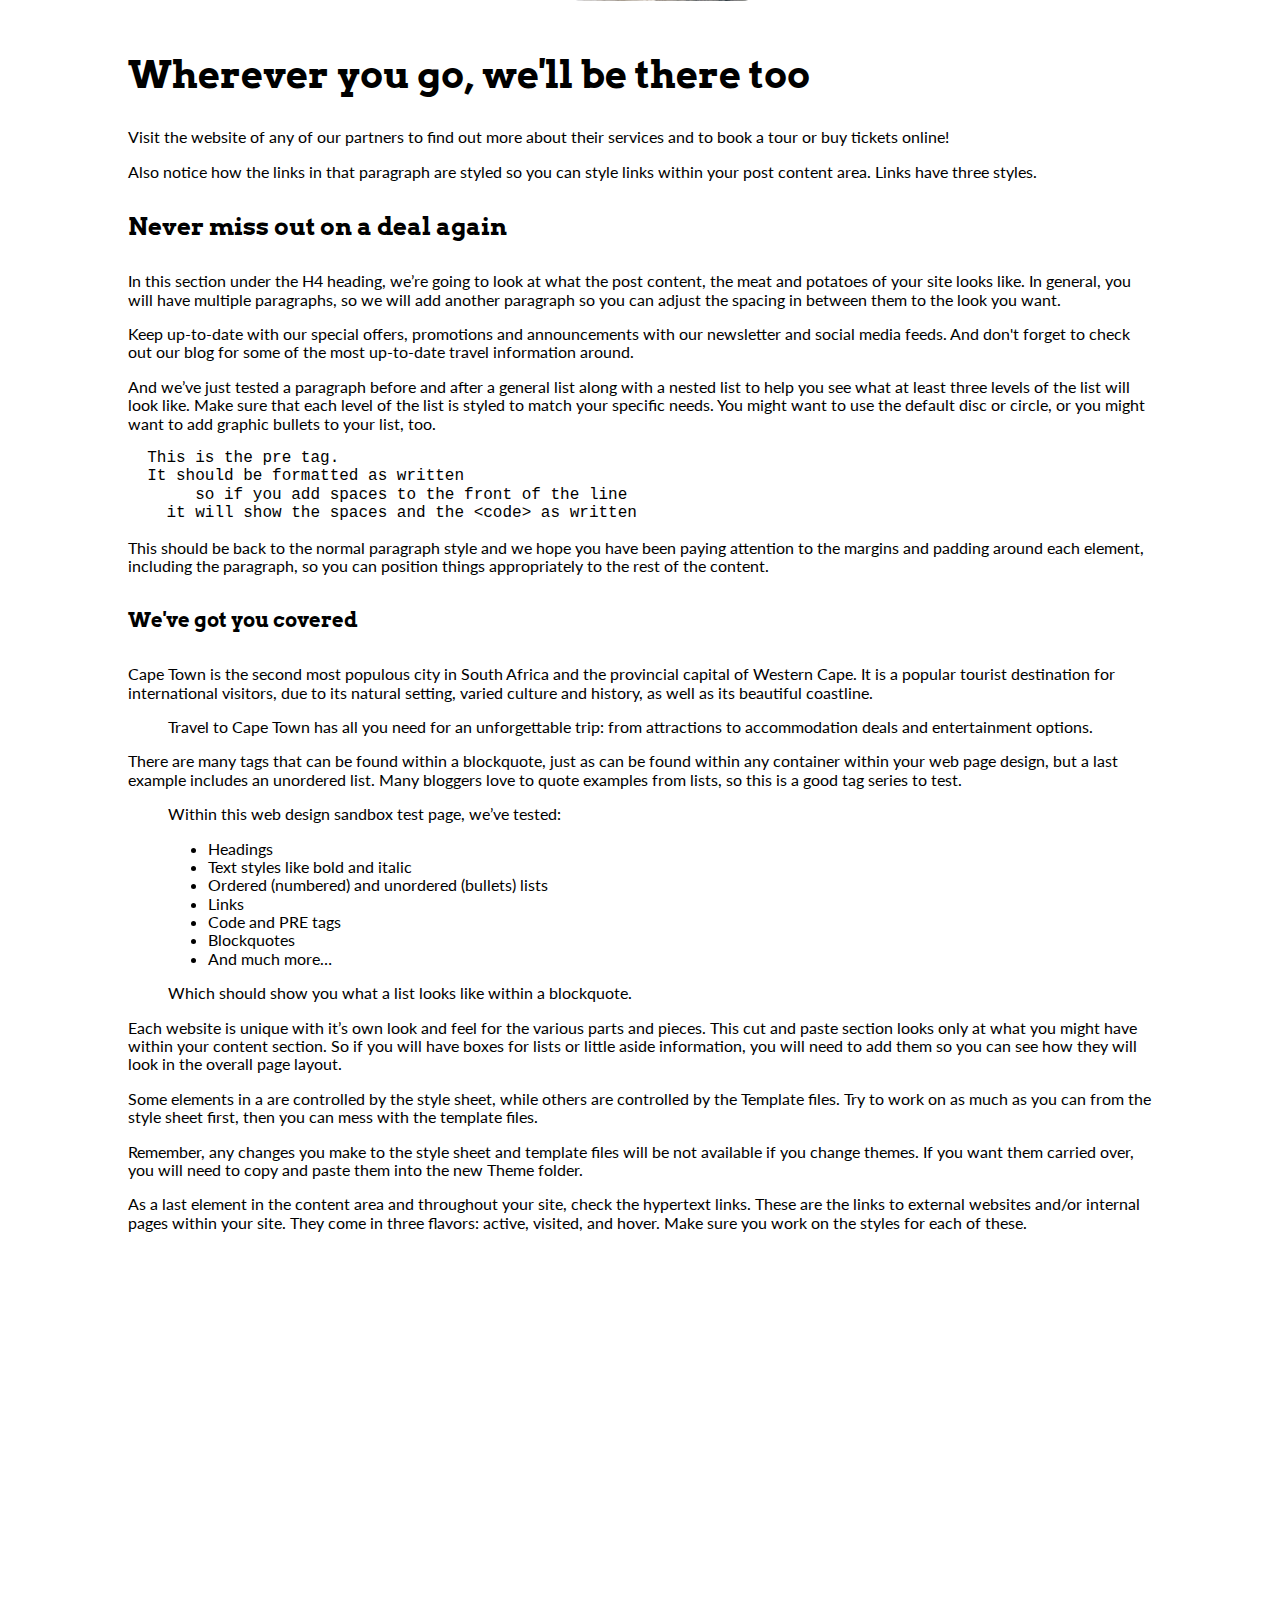
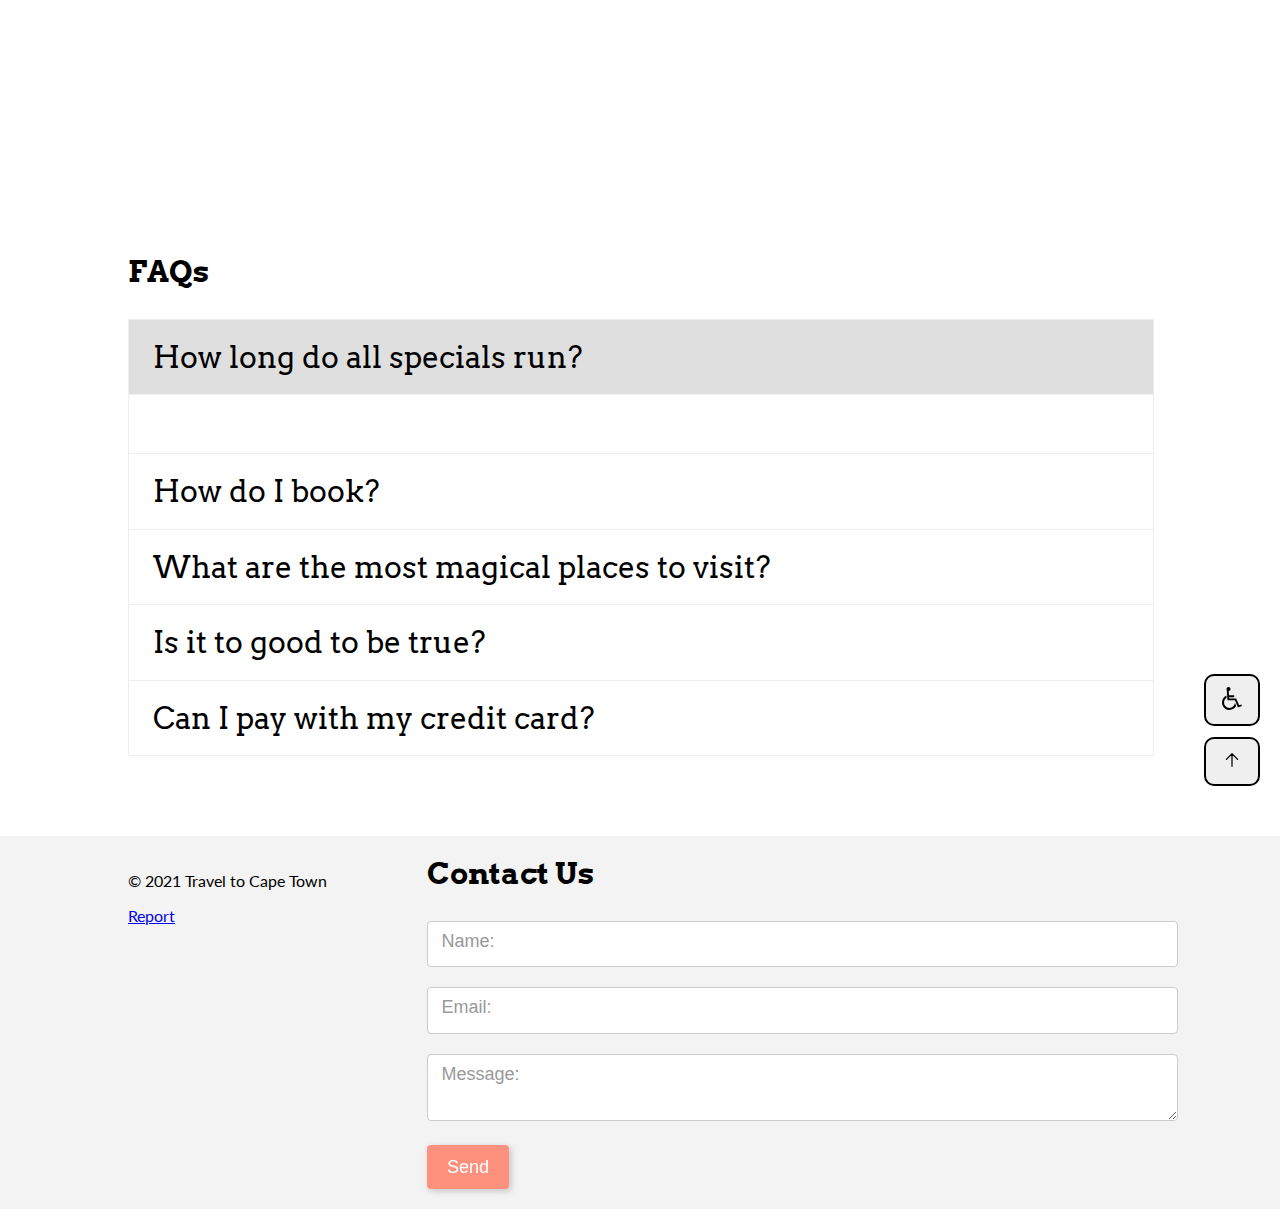
<file: blog.html>
<!DOCTYPE html>
<html lang="en">
  <head>
    <meta charset="UTF-8" />
    <meta http-equiv="X-UA-Compatible" content="IE=edge" />
    <meta name="viewport" content="width=device-width, initial-scale=1.0" />
    <link rel="stylesheet" href="normalize.css" />
    <link rel="stylesheet" href="styles.css" />
    <link rel="stylesheet" href="blog.css" />
    <link rel="stylesheet" href="./styles/handorgel.min.css" />
    <!-- Spotlight Lib -->
    <link rel="stylesheet" href="./styles/spotlight.min.css" />
    <!-- End Spotlight Lib -->

    <title>Travel to Cape Town | Blog</title>
  </head>
  <body>
    <header id="primary-header">
      <div>
        <strong>Travel to Cape Town</strong>
        <button class="toggle-mobile-nav">
          <img src="./icons/mobile-menu.svg" alt="Toggle mobile menu" />
        </button>
        <nav id="primary-nav">
          <ul>
            <li><a href="index.html">Home</a></li>
            <li class="active"><a href="blog.html">Travel News</a></li>
            <li><a href="specials.html">Specials</a></li>
            <li><a href="accomodation.html">Accomodation</a></li>
            <li><a href="entertainment.html">Entertainment</a></li>
          </ul>
        </nav>
      </div>
      <h1>Travel News</h1>
    </header>
    <!-- main -->
    <main>
      <div class="blog-list">
        <div>
          <div class="blog-card">
            <img src="./images/staduim.png" alt="Cape Town Parade" />
            <h3>Best Wine Farms in the Cape</h3>
            <p>
              Lorem, ipsum dolor sit amet consectetur adipisicing elit. Autem ab
              dolorem saepe placeat repudiandae libero nemo fuga delectus
              dignissimos consequatur sequi quod qui ex consectetur recusandae,
              laudantium odio veniam suscipit.
            </p>
          </div>
        </div>
        <div>
          <div class="blog-card-alt">
            <img src="./images/aquarium.jpg" alt="aquarium" />
            <div class="excerpt">
              <h3>Restaurants in Cape Town</h3>
              <p>Once in a life time</p>
              <a href="#">Read More</a>
            </div>
          </div>
          <div class="blog-card-alt">
            <img src="./images/cape-parade.jpg" alt="Cape Town Parade" />
            <div class="excerpt">
              <h3>Parade</h3>
              <p>Come skat</p>
              <a href="#">Read More</a>
            </div>
          </div>
          <div class="blog-card-alt">
            <img src="./images/penguine.png" alt="Cape Town Parade" />
            <div class="excerpt">
              <h3>Cape Town</h3>
              <p>Mother city madness</p>
              <a href="#">Read More</a>
            </div>
          </div>
        </div>
      </div>

      <div class="blog-pagination">
        <article>
          <h2>Wherever you go, we'll be there too</h2>
          <p>
            Visit the website of any of our partners to find out more about
            their services and to book a tour or buy tickets online!
          </p>
          <p>
            Also notice how the links in that paragraph are styled so you can
            style links within your post content area. Links have three styles.
          </p>
          <h4>Never miss out on a deal again</h4>
          <p>
            In this section under the H4 heading, we&#8217;re going to look at
            what the post content, the meat and potatoes of your site looks
            like. In general, you will have multiple paragraphs, so we will add
            another paragraph so you can adjust the spacing in between them to
            the look you want.
          </p>
          <p>
            Keep up-to-date with our special offers, promotions and
            announcements with our newsletter and social media feeds. And don't
            forget to check out our blog for some of the most up-to-date travel
            information around.
          </p>

          <p>
            And we&#8217;ve just tested a paragraph before and after a general
            list along with a nested list to help you see what at least three
            levels of the list will look like. Make sure that each level of the
            list is styled to match your specific needs. You might want to use
            the default disc or circle, or you might want to add graphic bullets
            to your list, too.
          </p>

          <pre>
  This is the pre tag.
  It should be formatted as written
       so if you add spaces to the front of the line
    it will show the spaces and the &lt;code&gt; as written</pre
          >
          <p>
            This should be back to the normal paragraph style and we hope you
            have been paying attention to the margins and padding around each
            element, including the paragraph, so you can position things
            appropriately to the rest of the content.
          </p>
          <h5>We've got you covered</h5>
          <p>
            Cape Town is the second most populous city in South Africa and the
            provincial capital of Western Cape. It is a popular tourist
            destination for international visitors, due to its natural setting,
            varied culture and history, as well as its beautiful coastline.
          </p>
          <blockquote>
            <p>
              Travel to Cape Town has all you need for an unforgettable trip:
              from attractions to accommodation deals and entertainment options.
            </p>
          </blockquote>
          <p>
            There are many tags that can be found within a blockquote, just as
            can be found within any container within your web page design, but a
            last example includes an unordered list. Many bloggers love to quote
            examples from lists, so this is a good tag series to test.
          </p>
          <blockquote>
            <p>Within this web design sandbox test page, we&#8217;ve tested:</p>
            <ul>
              <li>Headings</li>
              <li>Text styles like bold and italic</li>
              <li>Ordered (numbered) and unordered (bullets) lists</li>
              <li>Links</li>
              <li>Code and PRE tags</li>
              <li>Blockquotes</li>
              <li>And much more&#8230;</li>
            </ul>
            <p>
              Which should show you what a list looks like within a blockquote.
            </p>
          </blockquote>
          <p>
            Each website is unique with it&#8217;s own look and feel for the
            various parts and pieces. This cut and paste section looks only at
            what you might have within your content section. So if you will have
            boxes for lists or little aside information, you will need to add
            them so you can see how they will look in the overall page layout.
          </p>
          <p>
            Some elements in a are controlled by the style sheet, while others
            are controlled by the Template files. Try to work on as much as you
            can from the style sheet first, then you can mess with the template
            files.
          </p>
          <p>
            Remember, any changes you make to the style sheet and template files
            will be not available if you change themes. If you want them carried
            over, you will need to copy and paste them into the new Theme
            folder.
          </p>
          <p>
            As a last element in the content area and throughout your site,
            check the hypertext links. These are the links to external websites
            and/or internal pages within your site. They come in three flavors:
            active, visited, and hover. Make sure you work on the styles for
            each of these.
          </p>
        </article>

        <div class="video-container">
          <iframe
            width="1280"
            height="720"
            src="https://www.youtube.com/embed/srP7RFVdjWc"
            title="Cape Town Vacation Travel Guide | Expedia"
            frameborder="0"
            allow="accelerometer; autoplay; clipboard-write; encrypted-media; gyroscope; picture-in-picture"
            allowfullscreen
          ></iframe>
        </div>
      </div>

      <!-- FAQ's -->
      <div class="text-center">
        <h3 class="stylized-heading">FAQs</h3>
      </div>

      <!-- Question 1 -->
      <div class="handorgel">
        <h3 class="handorgel__header">
          <button class="handorgel__header__button" autofocus>
            How long do all specials run?
          </button>
        </h3>
        <div class="handorgel__content" data-open>
          <div class="handorgel__content__inner">
            Specials end November 29th!
          </div>
        </div>

        <!-- Question 2 -->
        <h3 class="handorgel__header">
          <button class="handorgel__header__button">How do I book?</button>
        </h3>
        <div class="handorgel__content">
          <div class="handorgel__content__inner">
            Email info@traveltocapetown.com
          </div>
        </div>

        <!-- Question 3 -->
        <h3 class="handorgel__header">
          <button class="handorgel__header__button">
            What are the most magical places to visit?
          </button>
        </h3>
        <div class="handorgel__content">
          <div class="handorgel__content__inner">
            Table Mountain, Kirstenbosch Botanical Gardens, Cape Point, Robben
            Island, and the V&A Waterfront.
          </div>
        </div>

        <!-- Question 4 -->
        <h3 class="handorgel__header">
          <button class="handorgel__header__button">
            Is it to good to be true?
          </button>
        </h3>
        <div class="handorgel__content">
          <div class="handorgel__content__inner">Nope we got you!.</div>
        </div>

        <!-- Question 5 -->
        <h3 class="handorgel__header">
          <button class="handorgel__header__button">
            Can I pay with my credit card?
          </button>
        </h3>
        <div class="handorgel__content">
          <div class="handorgel__content__inner">You bet you!</div>
        </div>
      </div>
    </main>
    <!-- Footer -->
    <footer id="primary-footer">
      <div>
        <div>
          <p>© 2021 Travel to Cape Town</p>
          <a href="/report/index.html">Report</a>
        </div>

        <!-- Contact form -->
        <section id="contact">
          <h3>Contact Us</h3>
          <div class="contact-form-wrapper">
            <form>
              <div class="form-item">
                <input type="text" name="sender" required />
                <label>Name:</label>
              </div>
              <div class="form-item">
                <input type="text" name="email" required />
                <label>Email:</label>
              </div>
              <div class="form-item">
                <textarea class="" name="message" required></textarea>
                <label>Message:</label>
              </div>
              <button class="submit-btn">Send</button>
            </form>
          </div>
        </section>
      </div>
    </footer>

    <script src="./scripts/spotlight.min.js"></script>
    <script src="./scripts/handorgel.min.js"></script>
    <script src="./scripts/main.js"></script>
  </body>
</html>
</file>
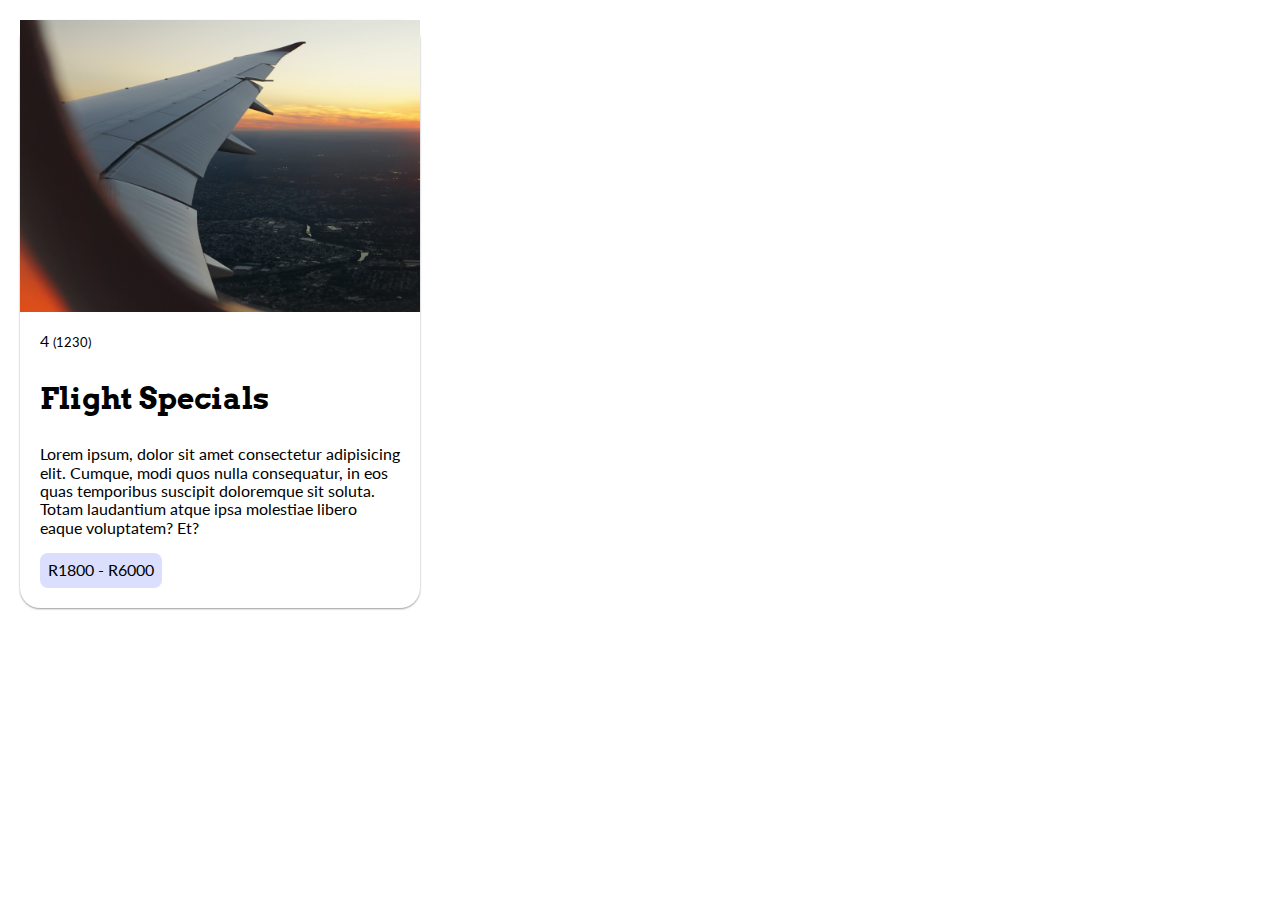
<file: card-hover.html>
<!DOCTYPE html>
<html lang="en">
  <head>
    <meta charset="UTF-8" />
    <meta http-equiv="X-UA-Compatible" content="IE=edge" />
    <meta name="viewport" content="width=device-width, initial-scale=1.0" />
    <link rel="stylesheet" href="normalize.css" />
    <link rel="stylesheet" href="./styles/components.css" />
    <link rel="stylesheet" href="styles.css" />
    <link rel="stylesheet" href="blog.css" />
    
    <title>Travel to Cape Town | Blog</title>
  </head>
  <body>

    <div style="max-width: 400px; margin: 20px;">

      <!-- Card Component -->
        <div class="card">
          <img
              src="./images/specials-flights-thumbnail.png"
              alt="Flight Specials"
            />
            <div class="card-body">
              <span class="rating">4 <small>(1230)</small></span>
              <h3>Flight Specials</h3>
              <p>
                Lorem ipsum, dolor sit amet consectetur adipisicing elit. Cumque,
                modi quos nulla consequatur, in eos quas temporibus suscipit
                doloremque sit soluta. Totam laudantium atque ipsa molestiae libero
                eaque voluptatem? Et?
              </p>
              <button class="label">R1800 - R6000</button>
            </div>
        </div>
      <!-- End Card component -->

    </div>

  </body>
</html>
</file>
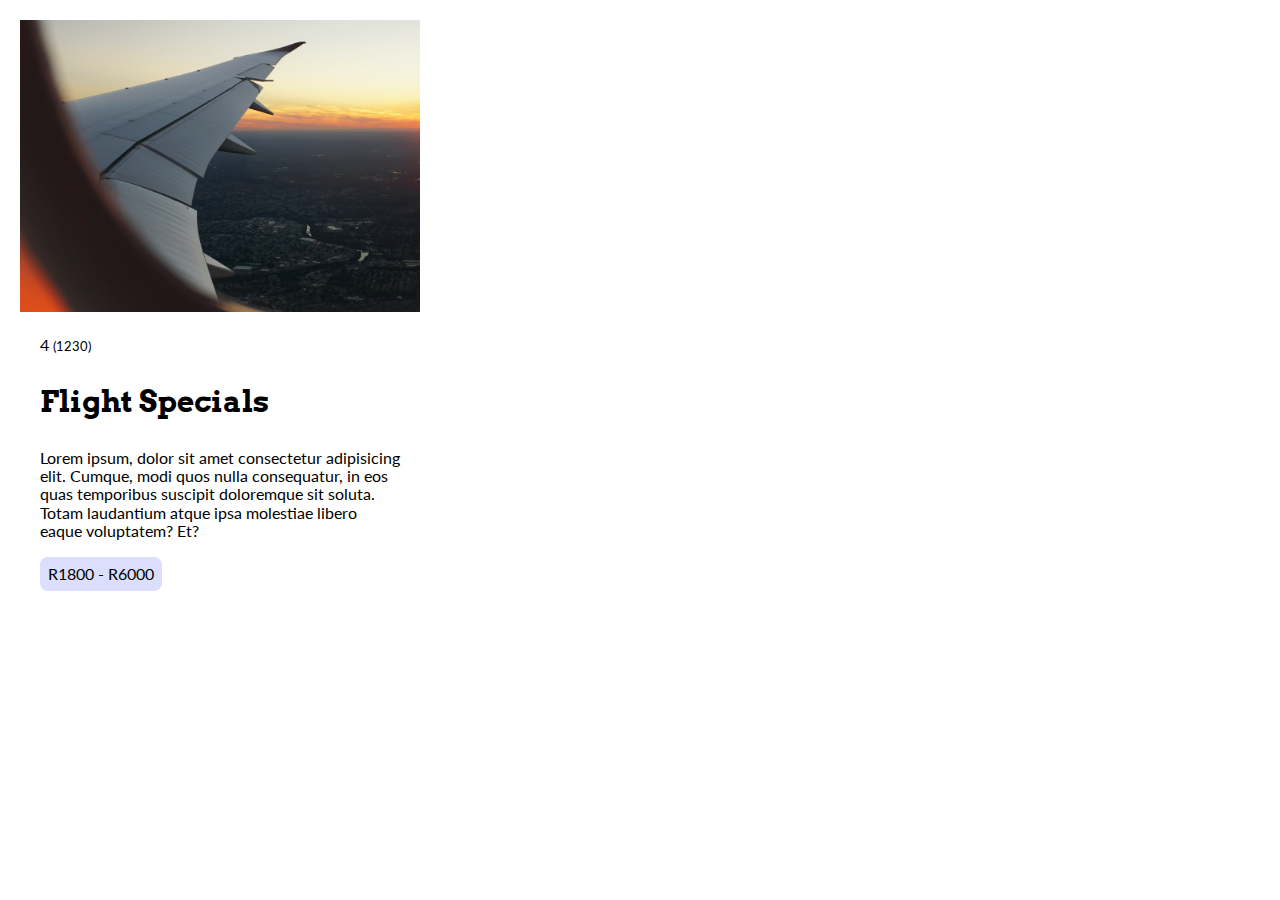
<file: image-caption-animation.html>
<!DOCTYPE html>
<html lang="en">
  <head>
    <meta charset="UTF-8" />
    <meta http-equiv="X-UA-Compatible" content="IE=edge" />
    <meta name="viewport" content="width=device-width, initial-scale=1.0" />
    <link rel="stylesheet" href="normalize.css" />
    <link rel="stylesheet" href="./styles/components.css" />
    <link rel="stylesheet" href="styles.css" />
    <link rel="stylesheet" href="blog.css" />
    
    <title>Travel to Cape Town | Image Caption Animation</title>
  </head>
  <body>

    <div style="max-width: 400px; margin: 20px;">

      <!-- Image Caption Animation Component -->
        <div class="img-caption">
            <div class="img-hover">
              <img
                src="./images/specials-flights-thumbnail.png"
                alt="Flight Specials"
              />
            </div>
            <div class="img-caption-body">
              <span class="rating">4 <small>(1230)</small></span>
              <h3>Flight Specials</h3>
              <p>
                Lorem ipsum, dolor sit amet consectetur adipisicing elit. Cumque,
                modi quos nulla consequatur, in eos quas temporibus suscipit
                doloremque sit soluta. Totam laudantium atque ipsa molestiae libero
                eaque voluptatem? Et?
              </p>
              <button class="label">R1800 - R6000</button>
            </div>
        </div>
      <!-- End Image Caption Animation component -->

    </div>

  </body>
</html>
</file>
<file: report/assets/css/main.css>
@import url('https://fonts.googleapis.com/css2?family=Open+Sans:ital,wght@0,300;0,400;1,300;1,400&family=Roboto:wght@100&display=swap');

body {
  background: #ff853a;
  color: #303030;
  font-family: "Roboto", arial, sans-serif;
  font-size: 24px;
}

h1,
h2,
h3,
h4,
h5,
h6 {
  color: #ff853a;
  font-family: "Open Sans", sans-serif;
  font-weight: 600;
}

a {
  color: #419da1;
  font-weight: bold;
  -webkit-transition: all 0.4s ease-in-out;
  -moz-transition: all 0.4s ease-in-out;
  -ms-transition: all 0.4s ease-in-out;
  -o-transition: all 0.4s ease-in-out;
  text-decoration: none;
}

a:hover {
  text-decoration: underline;
  color: #ff853a;
}

a:focus {
  text-decoration: none;
}

.btn,
a.btn {
  -webkit-transition: all 0.4s ease-in-out;
  -moz-transition: all 0.4s ease-in-out;
  -ms-transition: all 0.4s ease-in-out;
  -o-transition: all 0.4s ease-in-out;
  font-family: "Open Sans", arial, sans-serif;
  padding: 8px 16px;
  font-weight: bold;
}

.btn:hover,
a.btn:hover {
  text-decoration: none;
}

.btn:focus,
a.btn:focus {
  color: #fff;
  box-shadow: none;
}

/* ======= Header ======= */
.header {
  padding: 30px 0;
  background: #f5f5f5;
  border-bottom: 20px solid #fc5421;
}

.header .btn {
  font-weight: bold;
}

.header .profile-image {
  margin-right: 30px;
}

.header .profile-content .name {
  color: #fc5421;
  font-size: 38px;
  margin-bottom: 5px;
  margin-top: 30px;
}

.header .profile-content .desc {
  font-size: 24px;
  margin-top: 0;
  margin-bottom: 15px;
}

.header .profile-content .social a {
  background: #485a6f;
  width: 36px;
  height: 36px;
  display: inline-block;
  border-radius: 50%;
  -moz-background-clip: padding;
  -webkit-background-clip: padding-box;
  background-clip: padding-box;
  color: #ff853a;
  text-align: center;
}

.header .profile-content .social a:hover {
  background: #778492;
}

.header .profile-content .social a .svg-inline--fa {
  font-size: 20px;
  margin-top: 8px;
}

/* ======= Sections======= */
.section {
  margin-bottom: 30px;
}

.section .section-inner {
  background: #fff;
  padding: 30px;
}

.section .heading {
  margin-top: 0;
  margin-bottom: 30px;
  color: #545e69;
  font-size: 32px;
  font-weight: bold;
}

/* Work Section */
.experience .item {
  margin-bottom: 30px;
}

.experience .item .title {
  font-size: 16px;
  margin-top: 0;
  margin-bottom: 5px;
  line-height: 1.5;
}

.experience .item .title .place {
  color: #999;
  font-weight: normal;
}

.experience .item .title .place a {
  color: #999;
}

.experience .item .title .place a:hover {
  color: #666666;
}

.experience .item .title .year {
  color: #999;
  font-weight: normal;
}

/* Info Section */
.info .svg-inline--fa {
  margin-right: 15px;
  color: #ccd1d6;
}

.info .svg-inline--fa.fa-envelope-o {
  font-size: 14px;
}

.info ul {
  margin-bottom: 0;
}

.info li {
  margin-bottom: 15px;
}

.info li:last-child {
  margin-bottom: 0;
}

/* Skills Section */
.skills .intro {
  margin-bottom: 30px;
}

.skills .skillset .item {
  margin-bottom: 30px;
}

.skills .skillset .level-title {
  font-size: 16px;
  position: relative;
  margin-top: 0;
  margin-bottom: 10;
}

.skills .skillset .level-title .level-label {
  color: #ccd1d6;
  font-size: 14px;
  font-weight: 400;
  font-family: "Lato", arial, sans-serif;
  position: absolute;
  right: 0;
  top: 0;
}

.skills .skillset .level-bar {
  height: 15px;
  background: #e8e8e8;
}

.skills .skillset .level-bar-inner {
  height: 15px;
  background: #419da1;
}

.skills .svg-inline--fa {
  margin-right: 3px;
  position: relative;
  top: 0;
}

/* List section */
.list ul li {
  margin-bottom: 10px;
}

.list ul li .svg-inline--fa {
  margin-right: 5px;
}

.list ul li a {
  color: #778492;
}

.list ul li a:hover {
  color: #49515a;
}

/* references */
.references ul li {
  margin-bottom: 10px;
}

.references ul li .svg-inline--fa {
  margin-right: 5px;
  position: relative;
  top: -2px;
}

.references ul li a {
  color: #778492;
}

.references ul li a .svg-inline--fa {
  color: #b0b7bf;
}

.references ul li a:hover {
  color: #49515a;
}

.references .btn {
  margin-bottom: 15px;
}

.aside .subheading {
  font-size: 18px;
  color: #545e69;
}

/* ======= Footer ======= */
.footer {
  background: #32383e;
  color: #fff;
  padding: 10px 0;
}

.footer .copyright {
  line-height: 1.6;
  color: #a1aab4;
  font-size: 14px;
}

.footer a {
  color: #fff;
}

.footer .fa-heart {
  color: #fb866a;
}

.dark-mode-switch {
  margin-bottom: 1rem;
}

.dark-mode-switch .form-switch {
  display: -webkit-flex;
  display: flex;
}

.dark-mode-switch label {
  font-size: 0.875rem;
  font-weight: bold;
}

.dark-mode-switch .form-switch .form-check-input {
  border-radius: 1em;
  border-color: #dae3e7;
}

.dark-mode-switch .form-check-input:checked {
  background-color: #fc5421;
}

.dark-mode-switch .form-check-input:focus {
  box-shadow: none;
  border-color: #dae3e7;
}

/**
 Dark Mode
 https://github.com/coliff/dark-mode-switch
 */

body[data-theme="dark"] {
  background: #17191c;
}

body[data-theme="dark"] a:hover {
  color: #ff853a;
}

body[data-theme="dark"] a.btn:hover {
  color: #fff;
}

body[data-theme="dark"] .dark-mode-switch .form-check-input:focus {
  border-color: #fc5421;
}

body[data-theme="dark"] .header {
  background: #1e2124;
  color: rgba(255, 255, 255, 0.9);
}

body[data-theme="dark"] .header .profile-content .name {
  color: rgba(255, 255, 255, 0.9);
}

body[data-theme="dark"] .header .profile-content .desc {
  color: rgba(255, 255, 255, 0.7);
}

body[data-theme="dark"] .header .profile-content .social a {
  background: #2e3238;
  color: rgba(230, 230, 230, 0.7);
}

body[data-theme="dark"] .header .profile-content .social a:hover {
  color: rgba(255, 255, 255, 0.9);
}

body[data-theme="dark"] .section .section-inner {
  background: #1e2124;
  color: rgba(255, 255, 255, 0.7);
}

body[data-theme="dark"] .section .heading {
  color: rgba(255, 255, 255, 0.9);
}

body[data-theme="dark"] .experience .item .title {
  color: rgba(255, 255, 255, 0.9);
}

body[data-theme="dark"] .testimonials .item .quote {
  color: rgba(255, 255, 255, 0.9);
}

body[data-theme="dark"] .latest .item .title a,
body[data-theme="dark"] .projects .item .title a,
body[data-theme="dark"] .blog .item .title a {
  color: rgba(255, 255, 255, 0.9);
}

body[data-theme="dark"] .latest .item .title a:hover,
body[data-theme="dark"] .projects .item .title a:hover,
body[data-theme="dark"] .blog .item .title a:hover {
  color: #fff;
}

body[data-theme="dark"] .testimonials .item .source .name {
  color: rgba(255, 255, 255, 0.9);
}

body[data-theme="dark"] .education .item .title {
  color: rgba(255, 255, 255, 0.9);
}

body[data-theme="dark"] .languages .item .title {
  color: rgba(255, 255, 255, 0.9);
}

body[data-theme="dark"] .list ul li a,
body[data-theme="dark"] .references ul li a {
  color: inherit;
}

body[data-theme="dark"] .experience .item .title .place a {
  color: rgba(255, 255, 255, 0.7);
}

body[data-theme="dark"] .experience .item .title .place a:hover {
  color: rgba(255, 255, 255, 0.9);
}

body[data-theme="dark"] .aside .subheading {
  color: rgba(255, 255, 255, 0.9);
}

body[data-theme="dark"] .gha-header,
body[data-theme="dark"] .gha-footer,
body[data-theme="dark"] .gha-feed {
  background: #17191c;
  border-color: rgba(255, 255, 255, 0.1);
  color: #3aaa64;
}

body[data-theme="dark"] .gha-feed a {
  color: #fc5421;
}

body[data-theme="dark"] .gha-header > .gha-github-icon,
body[data-theme="dark"] .gha-header > .gha-user-info > a,
body[data-theme="dark"] .gha-header > .gha-user-info > p > a {
  color: rgba(255, 255, 255, 0.9);
}

body[data-theme="dark"] .gha-activity {
  border-color: #333;
}

body[data-theme="dark"] .gha-gravatar img {
  border: 3px solid #333;
  box-shadow: 0 0 0 #ccc;
}

body[data-theme="dark"] .gha-message-merge {
  background: #2e3238;
}

body[data-theme="dark"] .gha-feed small {
  color: rgba(255, 255, 255, 0.7);
}

body[data-theme="dark"] .github-graph {
  background: #17191c;
}

body[data-theme="dark"] .contrib-number {
  color: rgba(255, 255, 255, 0.9);
}

body[data-theme="dark"] .border,
body[data-theme="dark"] .contrib-column {
  border: 1px solid rgba(255, 255, 255, 0.1);
}

body[data-theme="dark"] .text-muted {
  color: rgba(255, 255, 255, 0.6);
}

@media (max-width: 767.98px) {
  .header {
    text-align: center;
  }
  .header .profile-image {
    float: none;
    margin: 0 auto;
  }
  .header .profile-content {
    float: none;
    text-align: center;
  }
  .header .btn {
    margin-top: 30px;
    float: none;
  }
  .project-image {
    margin-bottom: 15px;
  }
}

@media (min-width: 1400px) {
  .container {
    width: 1360px;
    max-width: inherit;
  }
}
</file>
<file: report/assets/plugins/dark-mode-switch/dark-mode.css>
/*!
 * Dark Mode Switch v1.0.1 (https://github.com/coliff/dark-mode-switch)
 * Copyright 2021 C.Oliff
 * Licensed under MIT (https://github.com/coliff/dark-mode-switch/blob/main/LICENSE)
 */

[data-theme="dark"] {
  background-color: #111 !important;
  color: #eee;
}

[data-theme="dark"] .bg-black {
  background-color: #fff !important;
}

[data-theme="dark"] .bg-dark {
  background-color: #eee !important;
}

[data-theme="dark"] .bg-light {
  background-color: #222 !important;
}

[data-theme="dark"] .bg-white {
  background-color: #000 !important;
}
</file>
<file: styles.css>
@import url('https://fonts.googleapis.com/css?family=Arvo&display=swap');
@import url('https://fonts.googleapis.com/css?family=Lato&display=swap');

body {
  font-family: "Lato", Sans-Serif;
  font-size: 16px;
}

h1,
h2,
h3,
h4,
h5,
h6 {
  font-family: "Arvo", Serif;
}

h1 {
  font-size: 44px;
}
h2 {
  font-size: 38px;
}
h3 {
  font-size: 30px;
}
h4 {
  font-size: 24px;
}
h5 {
  font-size: 20px;
}
h6 {
  font-size: 18px;
  font-weight: bold;
}

/* Header */
#primary-header {
  width: 100%;
  color: white;
  background-size: cover;
  background-repeat: no-repeat;
  height: 600px;
  display: flex;
  flex-direction: column;
}

#primary-header strong {
  font-size: 20px;
}
#primary-header h1 {
  flex: 1;
  display: flex;
  align-items: center;
  justify-content: center;
  text-shadow: 2px 2px 32px #000;
  font-size: 90px;
  text-transform: uppercase;
  letter-spacing: 5px;
}

#primary-header div {
  position: sticky;
  top: 0;
  padding: 20px 10%;
  background: rgba(0, 0, 0, 0.2);
  align-items: center;
  border-bottom: 1px solid white;
  display: flex;
  justify-content: space-between;
  flex-wrap: wrap;
  min-height: 52px;
}

/* Navigation */
.toggle-mobile-nav {
  display: block;
  width: 40px;
  height: 40px;
  outline: none;
}

/**
 * Global navigation styles (all screens)
 */
#primary-nav ul {
  list-style: none;
  padding: 0;
  margin: 0;
}

#primary-nav li a {
  color: white;
  text-decoration: none;
  transition: all 0.3s ease-in-out;
  opacity: 0.8;
  font-size: 18px;
  text-shadow: 1px 1px 5px #000000;
}

#primary-nav li.active a {
  border-bottom: 4px solid white;
  background: rgba(0, 0, 0, 0.1);
}

/**
 * Navigation for screens < 768px AKA Mobile
 */
@media screen and (max-width: 768px) {
  #primary-nav {
    width: 100%;
    opacity: 0;
    height: 0;
    transition: 0.3s all ease-in-out;
  }
  #primary-nav.active {
    opacity: 1;
    height: auto;
  }
  #primary-nav ul {
    width: 100%;
  }
  #primary-nav li a {
    display: block;
    padding: 10px 0;
    border-bottom: 1px solid white;
  }
  #primary-nav li.active a {
    border-width: 1px;
  }
}

/**
 * Navigation for screen sizes 768px and up AKA Desktop
 */
@media screen and (min-width: 768px) {
  .toggle-mobile-nav {
    display: none;
  }
  #primary-nav {

  }
  #primary-nav ul {
    display: flex;
    flex-direction: row;
    justify-content: space-between;
    align-items: center;
  }
  
  #primary-nav li a:hover,
  #primary-nav li a:focus {
    opacity: 1;
  }
  
  #primary-nav li a {
    padding: 34px 10px;
  }
}

/* Container */
main {
  max-width: 80%;
  margin: 2rem auto;
}

#primary-footer {
  background: #f3f3f3;
  padding: 20px 0;
  margin-top: 80px;
}
#primary-footer > div {
  max-width: 80%;
  margin: 0 auto;
}

@media screen and (min-width: 768px) {
  #primary-footer > div {
    display: flex;
    justify-content: space-between;
  }
}

/* Header */
.home-header {
  background: url("./images/table-mountain-1.jpg") no-repeat;
  background-size: cover;
  height: 600px;
}

/**
 * Utility classes
 */
.view-more-link {
  color: #646fd4;
  transition: all 0.3s ease-in-out;
  text-decoration: none;
  font-size: 20px;
}
.view-more-link:hover,
.view-more-link:focus {
  color: #242f9b;
}

.label {
  background: #dbdffd;
  padding: 8px;
  border-radius: 8px;
  border: none;
}

/*
 * Featured Specials
 */

.carousel-controls {
  display: flex;
  justify-content: space-between;
  align-items: center;
  margin: 0 auto;
  position: absolute;
  width: 100%;
  top: 130px;
}
.carousel-controls button {
  background-color: white;
  border-radius: 90%;
  border: none;
  width: 50px;
  height: 50px;
  cursor: pointer;
  transition: all 0.3s ease-in-out;
}
.carousel-controls button:hover,
.carousel-controls button:focus {
  transform: scale(1.1);
}

.carousel-controls .disabled {
  opacity: 0;
}

.carousel-controls .prev {
  background-image: url("./icons/left-arrow.svg");
  background-repeat: no-repeat;
  margin-left: 10px;
}
.carousel-controls .next {
  background-image: url("./icons/right-arrow.svg");
  background-repeat: no-repeat;
  margin-right: 10px;
}

.featured-specials header {
  display: flex;
  justify-content: space-between;
  align-items: center;
}

.featured-specials .carousel {
  position: relative;
  overflow: hidden;
}
.featured-specials .carousel .slide {
  margin: 0;
  padding: 0;
  display: grid;
  grid-template-columns: 1fr 1fr 1fr;
  gap: 20px;
  transform: translateX(100%);
  position: absolute;
  top: 0;
  transition: 0.5s all ease-in-out;
}
.featured-specials .carousel .slide--active {
  transform: translateX(0);
  position: relative;
}

/**
 * Specials Page
 */
.specials-list {
}
@media screen and (min-width: 768px) {
  .specials-list {
    display: grid;
    grid-template-columns: 1fr 1fr;
    gap: 20px;
  }
}
@media screen and (min-width: 1024px) {
  .specials-list {
    grid-template-columns: 1fr 1fr 1fr;
  }  
}

/**
 * Special Card
 */
.special img {
  max-width: 100%;
  margin-bottom: 16px;
  border-radius: 10px;
}
.special h3 {
  margin: 16px 0;
}
.special .rating {
  background: url("./icons/rating.svg") no-repeat;
  padding-left: 24px;
}

/*
 * Media Queries for responsive enhancements
 */
@media screen and (min-width: 768px) {
  #primary-header div {
    display: flex;
    justify-content: space-between;
  }
}

/**
 * Duplication Blog info
 */
/* Blog Card */
.blog-card {
  margin-top: 70px;
}

.blog-card img {
  border-radius: 20px;
  max-width: 100%;
}

/* Alternative blog card */
.blog-card-alt {
  display: flex;
  align-items: center;
  margin-bottom: 0px;
  margin-top: 20px;
}
.blog-card-alt img {
  max-width: 200px;
  margin-right: 20px;
  border-radius: 20px;
  margin-top: 50px;
}
.blog-card-alt h3 {
  margin-top: 20;
}
.blog-card-alt a {
  color: #646FD4;
  transition: all 0.3s ease-in-out;
  font-size: 18px;
  font-weight: bold;
  text-decoration: none;
}
.blog-card-alt a:hover,
  .blog-card-alt a:focus {
  color: #242F9B;
}

@media screen and (min-width: 1140px) {
  .blog-list {
    display: flex;
  }
  .blog-list > div:first-child {
    width: 40%;
    margin-right: 40px;
  }
  .blog-list > div:last-child {
    width: 60%;
  }
}


/**
 * Scroll to top button
 */
.scroll-to-top,
.accessability-visual {
  position: fixed;
  bottom: 20px;
  right: 20px;
  outline: none;
  border: 2px solid #000000;
  border-radius: 10px;
  cursor: pointer;
}

.accessability-visual {
  bottom: 80px;
}

.scroll-to-top img,
.accessability-visual img {
  width: 20px;
  padding: 10px;
}

/*
 * Contact Form
 */
#contact {
  flex: 1;
}

@media only screen and (min-width: 768px) {
  #contact {
    margin-left: 100px;
  }
  #contact h3 {
    margin-top: 0;
  }
}

#contact h2 {
}

#contact .form-item {
  position: relative;
}

#contact label,
#contact input,
#contact textarea {
  font-family: 'Poppins', sans-serif;
}

#contact label {
  position: absolute;
  top: 10px;
  left: 2%;
  color: #999;
  font-size: clamp(14px, 1.5vw, 18px);
  pointer-events: none;
  user-select: none;
}

#contact input,
#contact textarea {
  width: 100%;
  outline: 0;
  border: 1px solid #ccc;
  border-radius: 4px;
  margin-bottom: 20px;
  padding: 12px;
  font-size: clamp(15px, 1.5vw, 18px);
}

#contact input:focus+label, 
#contact input:valid+label, 
#contact textarea:focus+label, 
#contact textarea:valid+label {
  font-size: clamp(13px, 1.3vw, 16px);
  color: #777;
  top: -20px;
  transition: all .225s ease;
}

#contact .submit-btn {
  background-color: #fd917e;
  filter: drop-shadow(2px 2px 3px #0003);
  color: #fff;
  font-family: "Poppins",sans-serif;
  font-size: clamp(16px, 1.6vw, 18px);
  display: block;
  padding: 12px 20px;
  border: none;
  border-radius: 4px;
  cursor: pointer;
  user-select: none;
  transition: 0.2s;
}

#contact .submit-btn:hover {
  transform: scale(1.1, 1.1);
}

#contact .submit-btn:active {
  transform: scale(1.1, 1.1);
  filter: sepia(0.5);
}

@media only screen and (max-width: 800px) {
  #contact h2 {
    font-size: clamp(40px, 10vw, 60px);
  }
}

@media only screen and (max-width: 400px) {
  #contact h2 {
    font-size: clamp(30px, 12vw, 60px);
  }  
}


/* 
 * Responsive Video iFrame Embeds
 */
 .video-container {
  position: relative;
  padding-bottom: 56.25%;
}

.video-container iframe {
  position: absolute;
  top: 0;
  left: 0;
  width: 100%;
  height: 100%;
}
</file>
<file: specials.css>
/* Header */
#primary-header {
  background-image: url('./images/header-specials.jpg');
  background-position: right;
}
</file>
<file: styles/components.css>
/**-----------------------------------------------
Typography
-----------------------------------------------*/
.stylized-heading {
  display: inline-block;
  text-transform: uppercase;
  font-size: 40px;
  border-bottom: 1px solid #df5a56;
  margin: 40px 0;
}
.text-center {
  text-align: center;
}

/**-----------------------------------------------
Article
-----------------------------------------------*/
article {
  line-height: 1.6;
  font-size: 1.2rem;
}
article dl {
  display: grid;
  grid-template-columns: 1fr 3fr;
}
article dl dt {
  font-weight: bold;
}
article blockquote {
  border-left: 4px solid #cccccc;
  padding-left: 20px;
  margin-left: 0;
}
article blockquote cite {
  display: block;
  font-size: 0.8rem;
  font-style: normal;
  margin-top: 10px;
}
article blockquote cite:before {
  content: "— ";
}
/**-----------------------------------------------
Card
-----------------------------------------------*/

.card {
  background-color: #fff;
  border-radius: 20px;
  box-shadow: 0 1px 2px 0 rgba(0, 0, 0, 0.4);
  display: flex;
  flex-direction: column;
  margin-bottom: 1rem;
  position: relative;
  transition: all 0.2s ease-in-out;
}

.card:hover {
  box-shadow: 0 1px 4px 0 rgba(0, 0, 0, 0.8);
}

.card .card-body {
  padding: 20px;
}

.card img {
  transition: all 0.3s ease-in-out;
}

.card:hover img {
  transform: scale(1.05);
}

/**-----------------------------------------------
Card with img caption
-----------------------------------------------*/

.img-hover {
  position: relative;
}

.img-caption .img-hover::after {
  content: "Buy Now";
  position: absolute;
  top: 0;
  left: 0;
  width: 100%;
  height: 100%;
  background-color: rgba(0, 0, 0, 0.5);
  opacity: 0;
  color: white;
  display: flex;
  justify-content: center;
  align-items: center;
  font-size: 53px;
  transition: all 0.3s ease-in-out;
}

.img-caption:hover .img-hover::after {
  opacity: 1;
}

.img-caption:hover {
  box-shadow: 0 1px 4px 0 rgba(0, 0, 0, 0.8);
}

.img-caption .img-caption-body {
  padding: 20px;
}

.img-caption img {
  max-width: 100%;
  transition: all 0.3s ease-in-out;
}

.img-caption:hover img {
  transform: scale(1.05);
}


/**-----------------------------------------------
Accordion
-----------------------------------------------*/
.handorgel {
  margin: 40px 0;
}
</file>
<file: blog.css>
/* Header */
#primary-header {
  background-image: url('./images/header-blog.jpg');
  background-position: bottom;
}

/* Blog Card */
.blog-card {

}
.blog-card img {
  border-radius: 20px;
  max-width: 100%;
}

/* Alternative blog card */
.blog-card-alt {
  display: flex;
  align-items: center;
  margin-bottom: 20px;
}
.blog-card-alt img {
  max-width: 200px;
  margin-right: 20px;
  border-radius: 20px;
}
.blog-card-alt h3 {
  margin-top: 0;
}
.blog-card-alt a {
  color: #646FD4;
  transition: all 0.3s ease-in-out;
  font-size: 18px;
  font-weight: bold;
  text-decoration: none;
}
.blog-card-alt a:hover,
  .blog-card-alt a:focus {
  color: #242F9B;
}

@media screen and (min-width: 1140px) {
  .blog-list {
    display: flex;
  }
  .blog-list > div:first-child {
    width: 40%;
    margin-right: 40px;
  }
  .blog-list > div:last-child {
    width: 60%;
  }
}
</file>
<file: styles/handorgel.min.css>
.handorgel{display:block;width:100%;border:1px solid #eee;border-top:none}.handorgel__header{display:block;margin:0}.handorgel__header--open .handorgel__header__button{background-color:#eee}.handorgel__header--focus .handorgel__header__button{background-color:#dfdfdf;outline:none}.handorgel__header__button{display:block;width:100%;padding:20px 24px;margin:0;border:none;border-top:1px solid #eee;background-color:#fff;border-radius:0;color:inherit;cursor:pointer;font-size:inherit;text-align:left;-webkit-transition:background-color .2s ease;transition:background-color .2s ease;-webkit-user-select:none;-moz-user-select:none;-ms-user-select:none;user-select:none}.handorgel__header__button::-moz-focus-inner{border:0}.handorgel__content{display:none;overflow:hidden;height:0;border-top:1px solid #eee;background-color:#fff;-webkit-transition:height .1s ease .1s;transition:height .1s ease .1s}.handorgel__content--open{display:block;-webkit-transition:height .2s ease;transition:height .2s ease}.handorgel__content--opened{overflow:visible}.handorgel__content__inner{padding:20px 24px;opacity:0;-webkit-transition:opacity .1s ease;transition:opacity .1s ease}.handorgel__content--opened .handorgel__content__inner{opacity:1;-webkit-transition:opacity .3s ease;transition:opacity .3s ease}
</file>
<file: styles/spotlight.min.css>
@keyframes pulsate{0%,to{opacity:1}50%{opacity:.2}}#spotlight{position:fixed;top:-1px;bottom:-1px;width:100%;z-index:99999;color:#fff;background-color:#000;opacity:0;overflow:hidden;-webkit-user-select:none;-ms-user-select:none;user-select:none;transition:opacity .2s ease-out;font-family:Arial,sans-serif;font-size:16px;font-weight:400;contain:strict;touch-action:none;pointer-events:none}#spotlight.show{opacity:1;transition:none;pointer-events:auto}#spotlight.white{color:#212529;background-color:#fff}#spotlight.white .spl-next,#spotlight.white .spl-page~*,#spotlight.white .spl-prev,#spotlight.white .spl-spinner{filter:invert(1)}#spotlight.white .spl-progress{background-color:rgba(0,0,0,.35)}#spotlight.white .spl-footer,#spotlight.white .spl-header{background-color:rgba(255,255,255,.65)}#spotlight.white .spl-button{background:#212529;color:#fff}.spl-footer,.spl-header{background-color:rgba(0,0,0,.45)}#spotlight .contain,#spotlight .cover{object-fit:cover;height:100%;width:100%}#spotlight .contain{object-fit:contain}#spotlight .autofit{object-fit:none;width:auto;height:auto;max-height:none;max-width:none;transition:none}.spl-scene,.spl-spinner,.spl-track{width:100%;height:100%;position:absolute}.spl-track{contain:strict}.spl-spinner{background-position:center;background-repeat:no-repeat;background-size:42px;opacity:0}.spl-spinner.spin{background-image:url([data-uri]);transition:opacity .2s linear .25s;opacity:1}.spl-spinner.error{background-image:url([data-uri]);background-size:128px;transition:none;opacity:.5}.spl-scene{transition:transform .65s cubic-bezier(.1,1,.1,1);contain:layout size;will-change:transform}.spl-pane>*{position:absolute;width:auto;height:auto;max-width:100%;max-height:100%;left:50%;top:50%;margin:0;padding:0;border:0;transform:translate(-50%,-50%) scale(1);transition:transform .65s cubic-bezier(.3,1,.3,1),opacity .65s ease;contain:layout style;will-change:transform,opacity;visibility:hidden}.spl-header,.spl-pane,.spl-progress{position:absolute;top:0}.spl-pane{width:100%;height:100%;transition:transform .65s cubic-bezier(.3,1,.3,1);contain:layout size;will-change:transform,contents}.spl-header{width:100%;height:50px;text-align:right;transform:translateY(-100px);transition:transform .35s ease;overflow:hidden;will-change:transform}#spotlight.menu .spl-footer,#spotlight.menu .spl-header,.spl-footer:hover,.spl-header:hover{transform:translateY(0)}.spl-header div{display:inline-block;vertical-align:middle;white-space:nowrap;width:50px;height:50px;opacity:.5}.spl-progress{width:100%;height:3px;background-color:rgba(255,255,255,.45);transform:translateX(-100%);transition:transform linear}.spl-footer,.spl-next,.spl-prev{position:absolute;transition:transform .35s ease;will-change:transform}.spl-footer{left:0;right:0;bottom:0;line-height:20px;padding:20px 20px 0;padding-bottom:env(safe-area-inset-bottom,0);text-align:left;font-size:15px;font-weight:400;transform:translateY(100%)}.spl-title{font-size:22px}.spl-button,.spl-description,.spl-title{margin-bottom:20px}.spl-button{display:inline-block;background:#fff;color:#000;border-radius:5px;padding:10px 20px;cursor:pointer}.spl-next,.spl-page~*,.spl-prev{background-position:center;background-repeat:no-repeat}.spl-page{float:left;width:auto;line-height:50px}.spl-page~*{background-size:21px;float:right}.spl-fullscreen{background-image:url([data-uri])}.spl-fullscreen.on{background-image:url([data-uri])}.spl-autofit{background-image:url([data-uri])}.spl-zoom-in,.spl-zoom-out{background-image:url([data-uri]);background-size:22px}.spl-zoom-in{background-image:url([data-uri])}.spl-download{background-image:url([data-uri]);background-size:20px}.spl-theme{background-image:url([data-uri])}.spl-play{background-image:url([data-uri])}.spl-play.on{background-image:url([data-uri]);animation:pulsate 1s ease infinite}.spl-close{background-image:url([data-uri])}.spl-next,.spl-prev{top:50%;width:50px;height:50px;opacity:.65;background-color:rgba(0,0,0,.45);border-radius:100%;cursor:pointer;margin-top:-25px;transform:translateX(-100px);background-image:url([data-uri]);background-size:30px}.spl-prev{left:20px}.spl-next{left:auto;right:20px;transform:translateX(100px) scaleX(-1)}#spotlight.menu .spl-prev{transform:translateX(0)}#spotlight.menu .spl-next{transform:translateX(0) scaleX(-1)}@media (hover:hover){.spl-page~div{cursor:pointer;transition:opacity .2s ease}.spl-next:hover,.spl-page~div:hover,.spl-prev:hover{opacity:1}}@media (max-width:500px){.spl-header div{width:44px}.spl-footer .spl-title{font-size:20px}.spl-footer{font-size:14px}.spl-next,.spl-prev{width:35px;height:35px;margin-top:-17.5px;background-size:15px 15px}.spl-spinner{background-size:30px 30px}}.hide-scrollbars{overflow:hidden!important}
</file>
